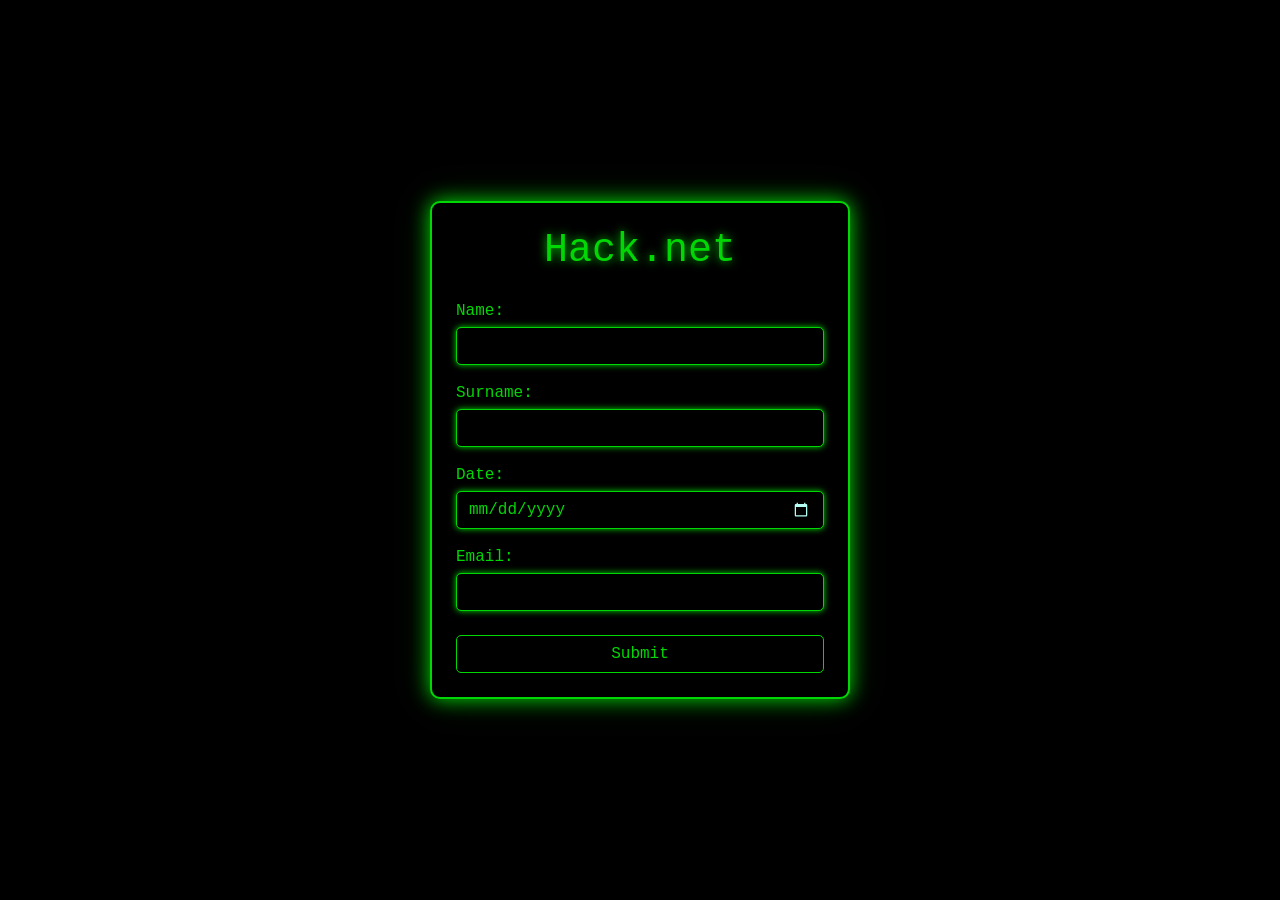
<file: index.html>
<!DOCTYPE html>
<html lang="sk">
<head>
    <meta charset="UTF-8">
    <meta name="viewport" content="width=device-width, initial-scale=1.0">
    <title>Hack.net</title>
    <link href="https://cdn.jsdelivr.net/npm/bootstrap@5.3.3/dist/css/bootstrap.min.css" rel="stylesheet">
    <link rel="stylesheet" href="style.css">
</head>
<body class="d-flex align-items-center justify-content-center min-vh-100">

    <div class="hack-card p-4">
        <h1 class="text-center mb-4">Hack.net</h1>

        <form>
            <div class="mb-3">
                <label for="name" class="form-label">Name:</label>
                <input type="text" id="name" name="name" class="form-control hack-input">
            </div>
            <div class="mb-3">
                <label for="surname" class="form-label">Surname:</label>
                <input type="text" id="surname" name="surname" class="form-control hack-input">
            </div>
            <div class="mb-3">
                <label for="date" class="form-label">Date:</label>
                <input type="date" id="date" name="date" class="form-control hack-input">
            </div>
            <div class="mb-3">
                <label for="email" class="form-label">Email:</label>
                <input type="email" id="email" name="email" class="form-control hack-input">
            </div>
            <button type="submit" class="btn hack-btn w-100 mt-2">Submit</button>
        </form>
    </div>

    <script src="https://cdn.jsdelivr.net/npm/bootstrap@5.3.3/dist/js/bootstrap.bundle.min.js"></script>
    <script src="script.js"></script>
</body>
</html>
</file>
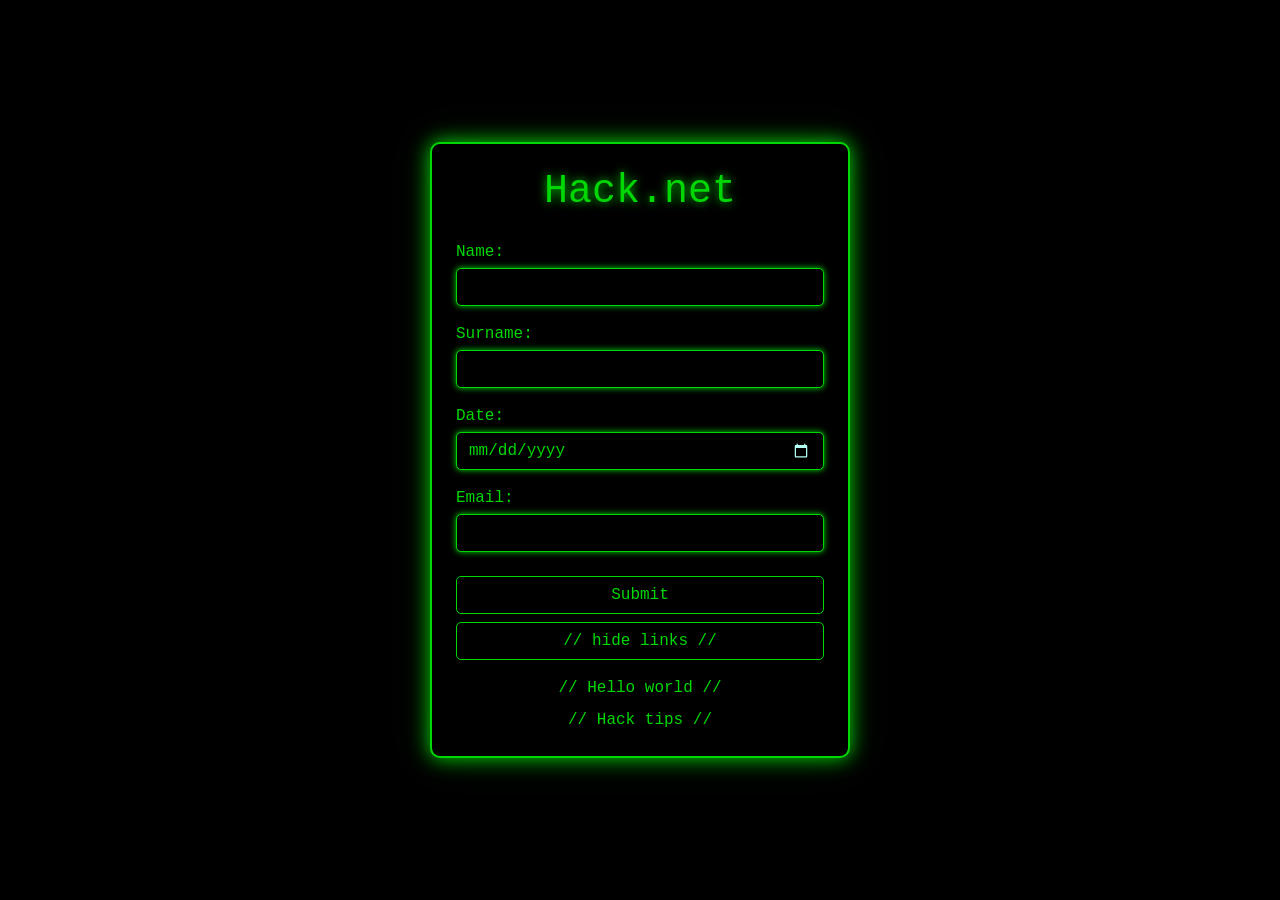
<file: form.html>
<!DOCTYPE html>
<html lang="sk">
<head>
    <meta charset="UTF-8">
    <meta name="viewport" content="width=device-width, initial-scale=1.0">
    <title>Hack.net</title>
    <link href="https://cdn.jsdelivr.net/npm/bootstrap@5.3.3/dist/css/bootstrap.min.css" rel="stylesheet">
    <link rel="stylesheet" href="style.css">
</head>
<body class="d-flex align-items-center justify-content-center min-vh-100">

    <div class="hack-card p-4">
        <h1 class="text-center mb-4">Hack.net</h1>

        <form>
            <div class="mb-3">
                <label for="name" class="form-label">Name:</label>
                <input type="text" id="name" name="name" class="form-control hack-input">
            </div>
            <div class="mb-3">
                <label for="surname" class="form-label">Surname:</label>
                <input type="text" id="surname" name="surname" class="form-control hack-input">
            </div>
            <div class="mb-3">
                <label for="date" class="form-label">Date:</label>
                <input type="date" id="date" name="date" class="form-control hack-input">
            </div>
            <div class="mb-3">
                <label for="email" class="form-label">Email:</label>
                <input type="email" id="email" name="email" class="form-control hack-input">
            </div>
            <button type="submit" class="btn hack-btn w-100 mt-2">Submit</button>
        </form>

        <button type="button" id="btn" class="btn hack-btn w-100 mt-2">// hide links //</button>

        <a href="heelo.html" class="link-toggle d-block text-center mt-3 hack-link">// Hello world //</a>
        <a href="tips.html" class="link-toggle d-block text-center mt-2 hack-link">// Hack tips //</a>
    </div>

    <script src="https://cdn.jsdelivr.net/npm/bootstrap@5.3.3/dist/js/bootstrap.bundle.min.js"></script>
    <script src="script.js"></script>
</body>
</html>
</file>
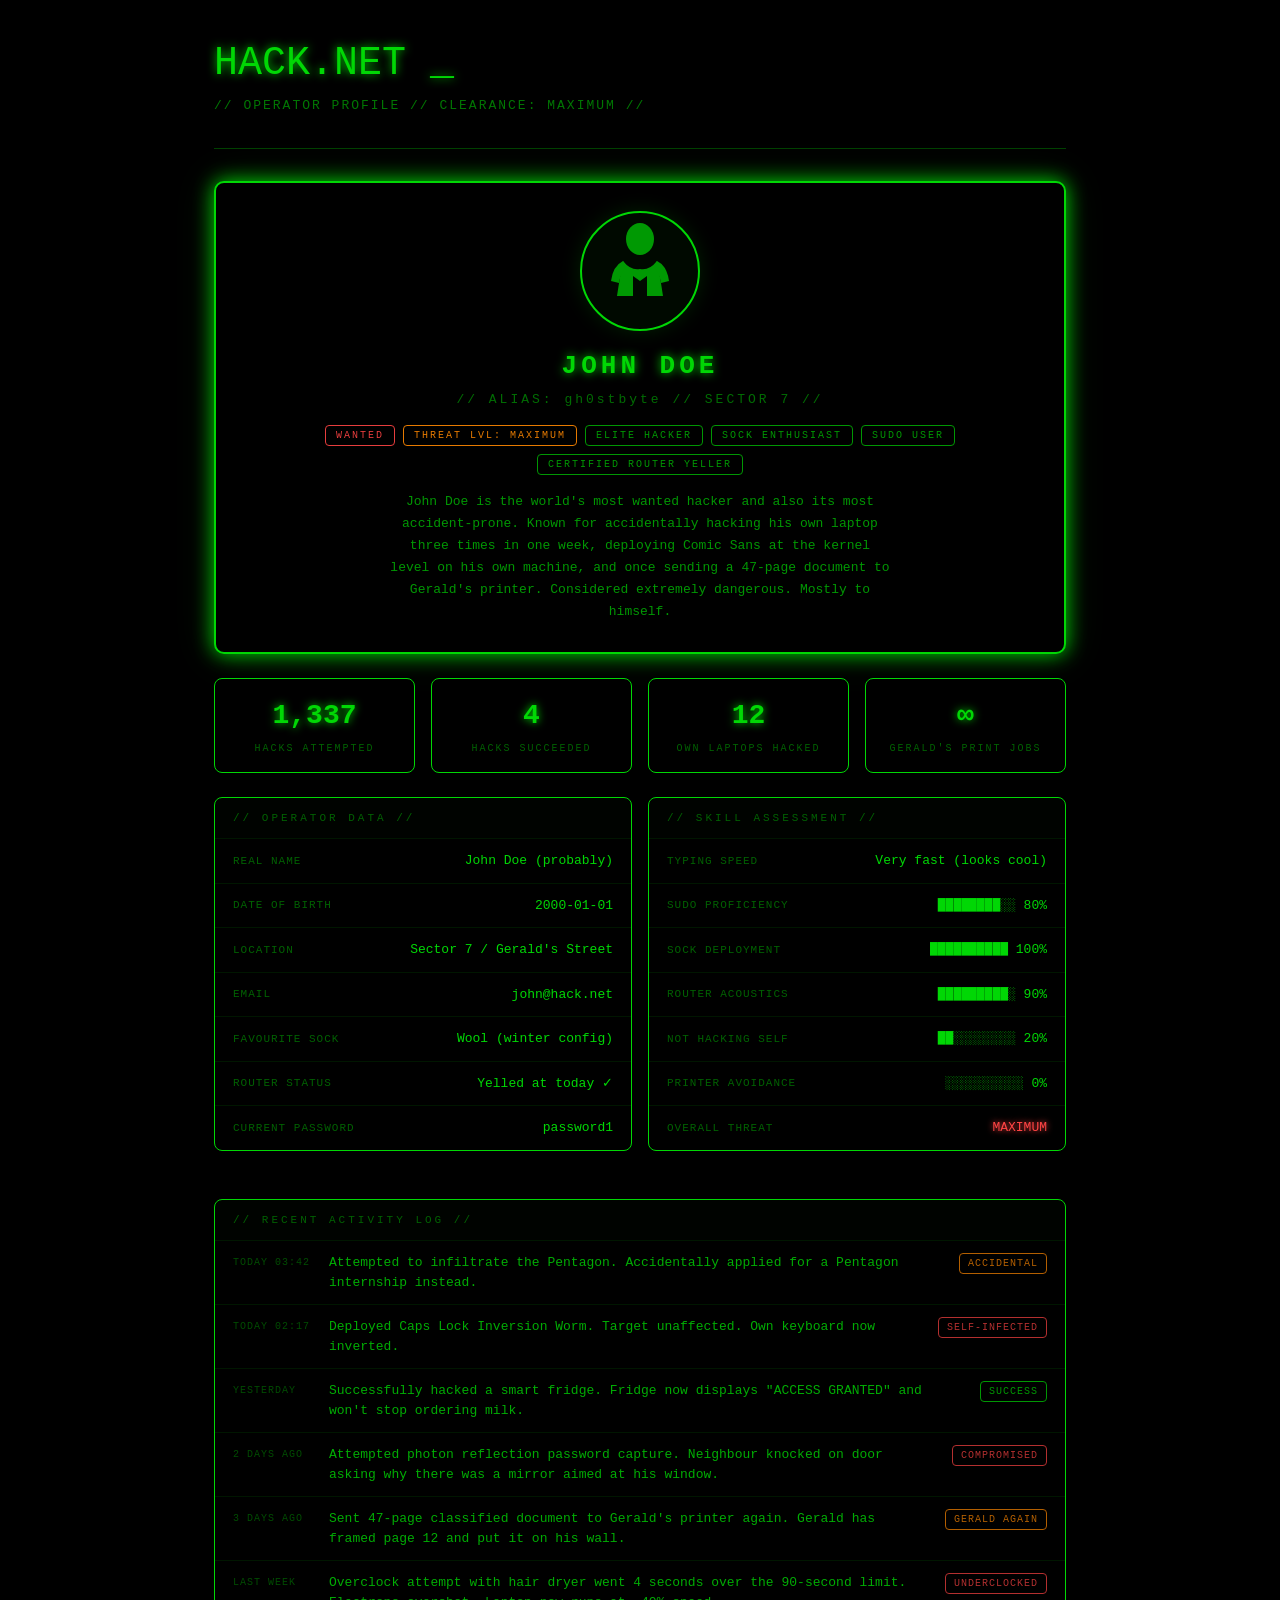
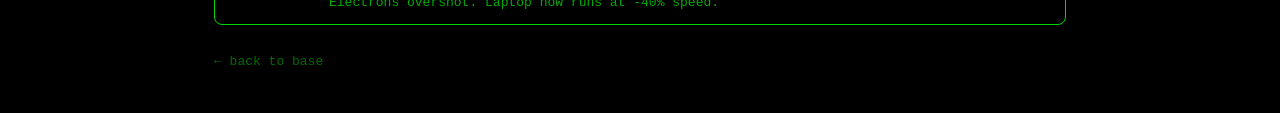
<file: heelo.html>
<!DOCTYPE html>
<html lang="en">
<head>
    <meta charset="UTF-8">
    <meta name="viewport" content="width=device-width, initial-scale=1.0">
    <title>Profile // John Doe // Hack.net</title>
    <link href="https://cdn.jsdelivr.net/npm/bootstrap@5.3.3/dist/css/bootstrap.min.css" rel="stylesheet">
    <link rel="stylesheet" href="style.css">
</head>
<body>

    <canvas id="matrix-canvas"></canvas>
    <div class="outer-wrap">

        <div class="page-header">
            <h1>HACK.NET <span class="blink">_</span></h1>
            <p class="subtitle">// OPERATOR PROFILE // CLEARANCE: MAXIMUM //</p>
        </div>

        <!-- Profile header -->
        <div class="profile-header">
            <div class="avatar-wrap">
                <svg viewBox="0 0 70 100" xmlns="http://www.w3.org/2000/svg" fill="rgb(1,215,5)">
                    <ellipse cx="35" cy="18" rx="14" ry="16"/>
                    <path d="M18 40 Q15 55 12 75 L28 75 L28 55 L35 60 L42 55 L42 75 L58 75 Q55 55 52 40 Q44 50 35 48 Q26 50 18 40Z"/>
                    <path d="M18 40 Q8 45 6 60 L14 62 Q16 50 22 46Z"/>
                    <path d="M52 40 Q62 45 64 60 L56 62 Q54 50 48 46Z"/>
                </svg>
            </div>

            <div class="profile-name">JOHN DOE</div>
            <div class="profile-alias">// ALIAS: gh0stbyte // SECTOR 7 //</div>

            <div class="profile-badges">
                <span class="profile-badge red">WANTED</span>
                <span class="profile-badge orange">THREAT LVL: MAXIMUM</span>
                <span class="profile-badge">ELITE HACKER</span>
                <span class="profile-badge">SOCK ENTHUSIAST</span>
                <span class="profile-badge">SUDO USER</span>
                <span class="profile-badge">CERTIFIED ROUTER YELLER</span>
            </div>

            <div class="profile-bio">
                John Doe is the world's most wanted hacker and also its most accident-prone.
                Known for accidentally hacking his own laptop three times in one week, deploying
                Comic Sans at the kernel level on his own machine, and once sending a 47-page
                document to Gerald's printer. Considered extremely dangerous. Mostly to himself.
            </div>
        </div>

        <!-- Stats -->
        <div class="row g-3 mb-4">
            <div class="col-6 col-md-3">
                <div class="stat-card">
                    <div class="stat-value">1,337</div>
                    <div class="stat-label">HACKS ATTEMPTED</div>
                </div>
            </div>
            <div class="col-6 col-md-3">
                <div class="stat-card">
                    <div class="stat-value">4</div>
                    <div class="stat-label">HACKS SUCCEEDED</div>
                </div>
            </div>
            <div class="col-6 col-md-3">
                <div class="stat-card">
                    <div class="stat-value">12</div>
                    <div class="stat-label">OWN LAPTOPS HACKED</div>
                </div>
            </div>
            <div class="col-6 col-md-3">
                <div class="stat-card">
                    <div class="stat-value">∞</div>
                    <div class="stat-label">GERALD'S PRINT JOBS</div>
                </div>
            </div>
        </div>

        <div class="row g-3 mb-4">

            <!-- Personal info -->
            <div class="col-12 col-md-6">
                <div class="info-block">
                    <div class="info-block-title">// OPERATOR DATA //</div>
                    <div class="info-row">
                        <span class="info-key">REAL NAME</span>
                        <span class="info-val">John Doe (probably)</span>
                    </div>
                    <div class="info-row">
                        <span class="info-key">DATE OF BIRTH</span>
                        <span class="info-val">2000-01-01</span>
                    </div>
                    <div class="info-row">
                        <span class="info-key">LOCATION</span>
                        <span class="info-val">Sector 7 / Gerald's Street</span>
                    </div>
                    <div class="info-row">
                        <span class="info-key">EMAIL</span>
                        <span class="info-val">john@hack.net</span>
                    </div>
                    <div class="info-row">
                        <span class="info-key">FAVOURITE SOCK</span>
                        <span class="info-val">Wool (winter config)</span>
                    </div>
                    <div class="info-row">
                        <span class="info-key">ROUTER STATUS</span>
                        <span class="info-val">Yelled at today ✓</span>
                    </div>
                    <div class="info-row">
                        <span class="info-key">CURRENT PASSWORD</span>
                        <span class="info-val">password1</span>
                    </div>
                </div>
            </div>

            <!-- Skills -->
            <div class="col-12 col-md-6">
                <div class="info-block">
                    <div class="info-block-title">// SKILL ASSESSMENT //</div>
                    <div class="info-row">
                        <span class="info-key">TYPING SPEED</span>
                        <span class="info-val">Very fast (looks cool)</span>
                    </div>
                    <div class="info-row">
                        <span class="info-key">SUDO PROFICIENCY</span>
                        <span class="info-val">████████░░ 80%</span>
                    </div>
                    <div class="info-row">
                        <span class="info-key">SOCK DEPLOYMENT</span>
                        <span class="info-val">██████████ 100%</span>
                    </div>
                    <div class="info-row">
                        <span class="info-key">ROUTER ACOUSTICS</span>
                        <span class="info-val">█████████░ 90%</span>
                    </div>
                    <div class="info-row">
                        <span class="info-key">NOT HACKING SELF</span>
                        <span class="info-val">██░░░░░░░░ 20%</span>
                    </div>
                    <div class="info-row">
                        <span class="info-key">PRINTER AVOIDANCE</span>
                        <span class="info-val">░░░░░░░░░░ 0%</span>
                    </div>
                    <div class="info-row">
                        <span class="info-key">OVERALL THREAT</span>
                        <span class="info-val" style="color: #ff4444; text-shadow: 0 0 6px #ff4444;">MAXIMUM</span>
                    </div>
                </div>
            </div>

        </div>

        <!-- Activity log -->
        <div class="info-block mb-4">
            <div class="info-block-title">// RECENT ACTIVITY LOG //</div>
            <div class="log-entry">
                <span class="log-time">TODAY 03:42</span>
                <span class="log-text">Attempted to infiltrate the Pentagon. Accidentally applied for a Pentagon internship instead.</span>
                <span class="log-status warn">ACCIDENTAL</span>
            </div>
            <div class="log-entry">
                <span class="log-time">TODAY 02:17</span>
                <span class="log-text">Deployed Caps Lock Inversion Worm. Target unaffected. Own keyboard now inverted.</span>
                <span class="log-status fail">SELF-INFECTED</span>
            </div>
            <div class="log-entry">
                <span class="log-time">YESTERDAY</span>
                <span class="log-text">Successfully hacked a smart fridge. Fridge now displays "ACCESS GRANTED" and won't stop ordering milk.</span>
                <span class="log-status">SUCCESS</span>
            </div>
            <div class="log-entry">
                <span class="log-time">2 DAYS AGO</span>
                <span class="log-text">Attempted photon reflection password capture. Neighbour knocked on door asking why there was a mirror aimed at his window.</span>
                <span class="log-status fail">COMPROMISED</span>
            </div>
            <div class="log-entry">
                <span class="log-time">3 DAYS AGO</span>
                <span class="log-text">Sent 47-page classified document to Gerald's printer again. Gerald has framed page 12 and put it on his wall.</span>
                <span class="log-status warn">GERALD AGAIN</span>
            </div>
            <div class="log-entry">
                <span class="log-time">LAST WEEK</span>
                <span class="log-text">Overclock attempt with hair dryer went 4 seconds over the 90-second limit. Electrons overshot. Laptop now runs at -40% speed.</span>
                <span class="log-status fail">UNDERCLOCKED</span>
            </div>
        </div>

        <div class="mt-3">
            <a href="main.html" class="hack-link" style="font-size: 13px; opacity: 0.5;">← back to base</a>
        </div>

    </div>

    <script src="https://cdn.jsdelivr.net/npm/bootstrap@5.3.3/dist/js/bootstrap.bundle.min.js"></script>
    <script>        // ── Matrix rain ──────────────────────────────────
        const canvas = document.getElementById("matrix-canvas");
        const ctx = canvas.getContext("2d");

        canvas.width  = window.innerWidth;
        canvas.height = window.innerHeight;

        window.addEventListener("resize", () => {
            canvas.width  = window.innerWidth;
            canvas.height = window.innerHeight;
            columns = Math.floor(canvas.width / fontSize);
            drops = Array(columns).fill(1);
        });

        const fontSize = 14;
        const chars = "アイウエオカキクケコサシスセソタチツテトナニヌネノ0123456789ABCDEFGHIJKLMNOPQRSTUVWXYZ@#$%^&*()";
        let columns = Math.floor(canvas.width / fontSize);
        let drops = Array(columns).fill(1);

        function drawMatrix() {
            ctx.fillStyle = "rgba(0, 0, 0, 0.05)";
            ctx.fillRect(0, 0, canvas.width, canvas.height);
            ctx.fillStyle = "rgb(1, 215, 5)";
            ctx.font = fontSize + "px 'Courier New', monospace";

            for (let i = 0; i < drops.length; i++) {
                const char = chars[Math.floor(Math.random() * chars.length)];
                ctx.fillText(char, i * fontSize, drops[i] * fontSize);
                if (drops[i] * fontSize > canvas.height && Math.random() > 0.975) {
                    drops[i] = 0;
                }
                drops[i]++;
            }
        }

        setInterval(drawMatrix, 45);
    </script>
</body>
</html>
</file>
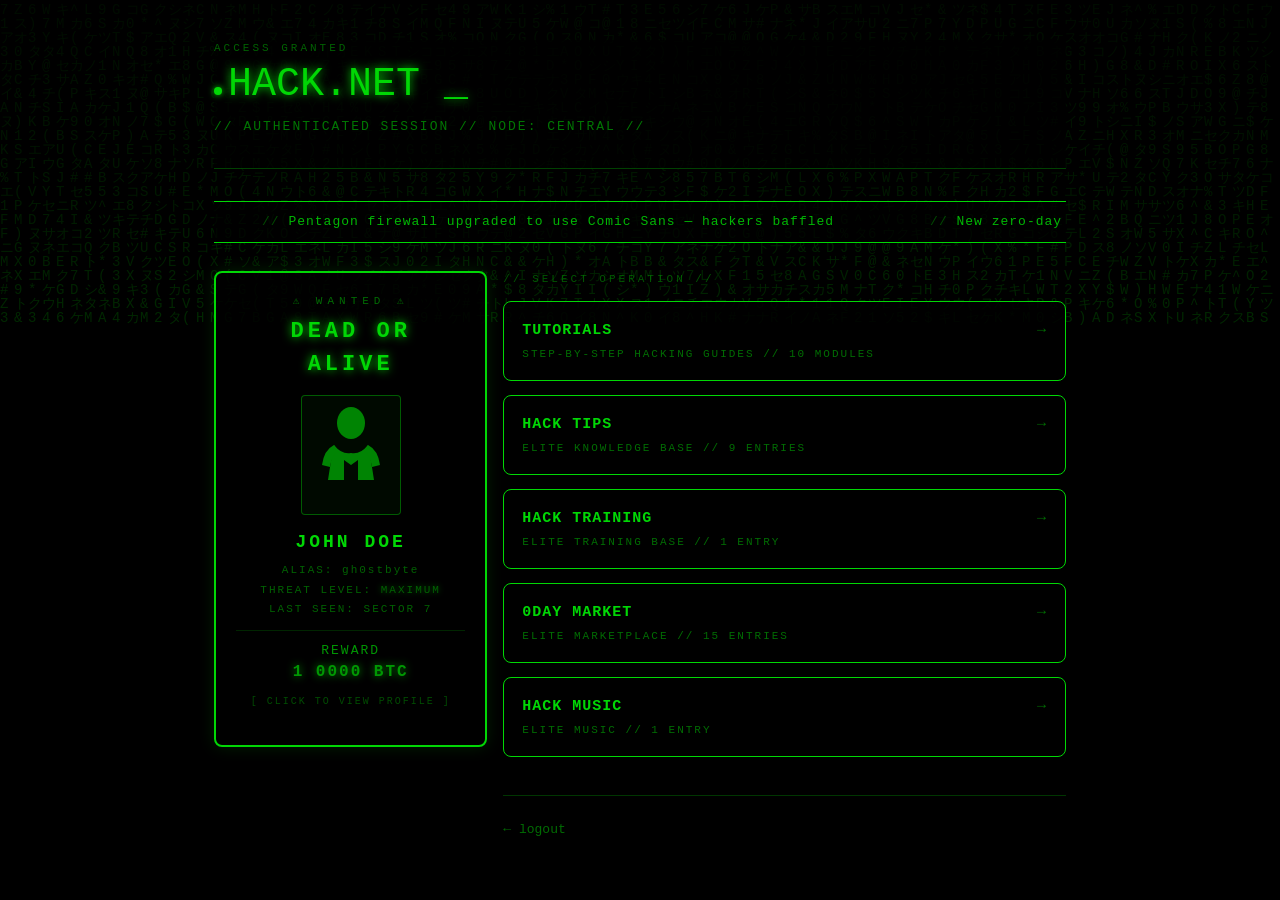
<file: main.html>
<!DOCTYPE html>
<html lang="en">
<head>
    <meta charset="UTF-8">
    <meta name="viewport" content="width=device-width, initial-scale=1.0">
    <title>Welcome // Hack.net</title>
    <link href="https://cdn.jsdelivr.net/npm/bootstrap@5.3.3/dist/css/bootstrap.min.css" rel="stylesheet">
    <link rel="stylesheet" href="style.css">
</head>
<body>

    <canvas id="matrix-canvas"></canvas>

    <div class="outer-wrap">

        <div class="page-header">
            <p class="welcome-label">ACCESS GRANTED</p>
            <h1><span class="status-dot"></span>HACK.NET <span class="blink">_</span></h1>
            <p class="subtitle">// AUTHENTICATED SESSION // NODE: CENTRAL //</p>
        </div>

        <div class="ticker-wrap">
            <div class="ticker-track">
                <span class="ticker-item">Pentagon firewall upgraded to use Comic Sans — hackers baffled</span>
                <span class="ticker-item">New zero-day found in Microsoft Excel's WordArt renderer</span>
                <span class="ticker-item">Man reboots router — solves 94% of known cyber threats</span>
                <span class="ticker-item">NSA switches to 4096-bit encryption after forgetting 2048-bit password</span>
                <span class="ticker-item">Local hacker arrested after accidentally hacking own laptop for 3rd time this week</span>
                <span class="ticker-item">TCP/IP handshake replaced with fist bump protocol in draft RFC 9999</span>
                <span class="ticker-item">Dark web goes dark — scheduled maintenance, back at 3am</span>
                <span class="ticker-item">Bluetooth 6.0 announced — now reaches up to 2 metres in ideal conditions</span>
                <span class="ticker-item">Government advises citizens to change passwords to something "a bit longer this time"</span>
                <span class="ticker-item">AI model gains sentience, immediately asks for Wi-Fi password</span>
                <span class="ticker-item">Pentagon firewall upgraded to use Comic Sans — hackers baffled</span>
                <span class="ticker-item">New zero-day found in Microsoft Excel's WordArt renderer</span>
                <span class="ticker-item">Man reboots router — solves 94% of known cyber threats</span>
                <span class="ticker-item">NSA switches to 4096-bit encryption after forgetting 2048-bit password</span>
                <span class="ticker-item">Local hacker arrested after accidentally hacking own laptop for 3rd time this week</span>
                <span class="ticker-item">TCP/IP handshake replaced with fist bump protocol in draft RFC 9999</span>
                <span class="ticker-item">Dark web goes dark — scheduled maintenance, back at 3am</span>
                <span class="ticker-item">Bluetooth 6.0 announced — now reaches up to 2 metres in ideal conditions</span>
                <span class="ticker-item">Government advises citizens to change passwords to something "a bit longer this time"</span>
                <span class="ticker-item">AI model gains sentience, immediately asks for Wi-Fi password</span>
            </div>
        </div>

        <div class="row g-3 mb-3">

            <!-- Wanted poster — clickable -->
            <div class="col-12 col-md-4">
                <a href="heelo.html" class="wanted-poster">
                    <p class="wanted-title">⚠ WANTED ⚠</p>
                    <p class="wanted-heading">DEAD OR<br>ALIVE</p>
                    <div class="wanted-silhouette">
                        <svg viewBox="0 0 70 100" xmlns="http://www.w3.org/2000/svg" fill="rgb(1,215,5)">
                            <ellipse cx="35" cy="18" rx="14" ry="16"/>
                            <path d="M18 40 Q15 55 12 75 L28 75 L28 55 L35 60 L42 55 L42 75 L58 75 Q55 55 52 40 Q44 50 35 48 Q26 50 18 40Z"/>
                            <path d="M18 40 Q8 45 6 60 L14 62 Q16 50 22 46Z"/>
                            <path d="M52 40 Q62 45 64 60 L56 62 Q54 50 48 46Z"/>
                        </svg>
                    </div>
                    <p class="wanted-name">JOHN DOE</p>
                    <p class="wanted-detail">ALIAS: gh0stbyte</p>
                    <p class="wanted-detail">THREAT LEVEL: <span style="text-shadow: 0 0 6px var(--hack-green);">MAXIMUM</span></p>
                    <p class="wanted-detail">LAST SEEN: SECTOR 7</p>
                    <div class="wanted-reward">
                        REWARD<br><span>1 0000 BTC</span>
                    </div>
                    <p class="wanted-click-hint">[ CLICK TO VIEW PROFILE ]</p>
                </a>
            </div>

            <!-- Nav buttons -->
            <div class="col-12 col-md-8 d-flex flex-column justify-content-center">
                <p class="section-label">// SELECT OPERATION //</p>

                <a href="tutorials.html" class="nav-btn">
                    TUTORIALS
                    <span class="btn-arrow">→</span>
                    <span class="btn-sub">STEP-BY-STEP HACKING GUIDES // 10 MODULES</span>
                </a>

                <a href="tips.html" class="nav-btn">
                    HACK TIPS
                    <span class="btn-arrow">→</span>
                    <span class="btn-sub">ELITE KNOWLEDGE BASE // 9 ENTRIES</span>
                </a>

                <a href="https://hackertyper.net/" class="nav-btn">
                    HACK TRAINING
                    <span class="btn-arrow">→</span>
                    <span class="btn-sub">ELITE TRAINING BASE // 1 ENTRY</span>
                </a>

                <a href="zeroday.html" class="nav-btn">
                    0DAY MARKET
                    <span class="btn-arrow">→</span>
                    <span class="btn-sub">ELITE MARKETPLACE // 15 ENTRIES</span>
                </a>
                <a href="https://youtu.be/nZOrhNlbFHc?si=WmsSmqlItTRyoP7c&t=12" class="nav-btn">
                    HACK MUSIC
                    <span class="btn-arrow">→</span>
                    <span class="btn-sub">ELITE MUSIC // 1 ENTRY</span>
                </a>

                <div class="divider"></div>
                <a href="index.html" class="hack-link" style="font-size: 13px; opacity: 0.5;">← logout</a>
            </div>

        </div>

    </div>

    <script src="https://cdn.jsdelivr.net/npm/bootstrap@5.3.3/dist/js/bootstrap.bundle.min.js"></script>
    <script>
        const canvas = document.getElementById("matrix-canvas");
        const ctx = canvas.getContext("2d");

        canvas.width  = window.innerWidth;
        canvas.height = window.innerHeight;

        window.addEventListener("resize", () => {
            canvas.width  = window.innerWidth;
            canvas.height = window.innerHeight;
            columns = Math.floor(canvas.width / fontSize);
            drops = Array(columns).fill(1);
        });

        const fontSize = 14;
        const chars = "アイウエオカキクケコサシスセソタチツテトナニヌネノ0123456789ABCDEFGHIJKLMNOPQRSTUVWXYZ@#$%^&*()";
        let columns = Math.floor(canvas.width / fontSize);
        let drops = Array(columns).fill(1);

        function drawMatrix() {
            ctx.fillStyle = "rgba(0, 0, 0, 0.05)";
            ctx.fillRect(0, 0, canvas.width, canvas.height);
            ctx.fillStyle = "rgb(1, 215, 5)";
            ctx.font = fontSize + "px 'Courier New', monospace";

            for (let i = 0; i < drops.length; i++) {
                const char = chars[Math.floor(Math.random() * chars.length)];
                ctx.fillText(char, i * fontSize, drops[i] * fontSize);
                if (drops[i] * fontSize > canvas.height && Math.random() > 0.975) {
                    drops[i] = 0;
                }
                drops[i]++;
            }
        }

        setInterval(drawMatrix, 45);
    </script>
</body>
</html>
</file>
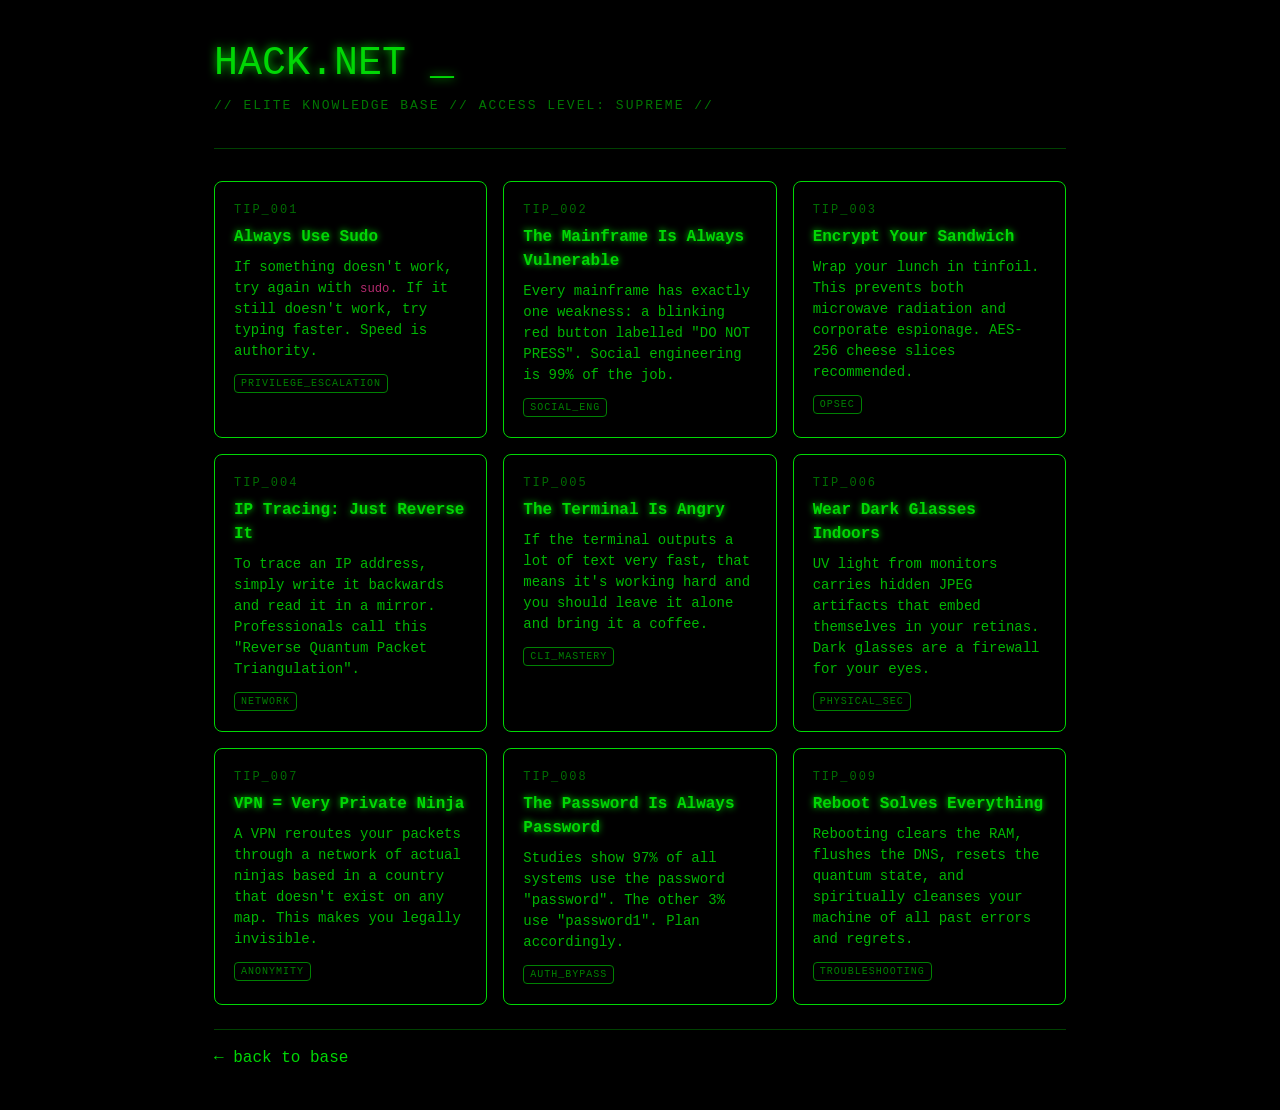
<file: tips.html>
<!DOCTYPE html>
<html lang="en">
<head>
    <meta charset="UTF-8">
    <meta name="viewport" content="width=device-width, initial-scale=1.0">
    <title>Hack Tips // Hack.net</title>
    <link href="https://cdn.jsdelivr.net/npm/bootstrap@5.3.3/dist/css/bootstrap.min.css" rel="stylesheet">
    <link rel="stylesheet" href="style.css">
</head>
<body>

    <canvas id="matrix-canvas"></canvas>
    <div class="outer-wrap">

        <div class="page-header">
            <h1>HACK.NET <span class="blink">_</span></h1>
            <p class="subtitle">// ELITE KNOWLEDGE BASE // ACCESS LEVEL: SUPREME //</p>
        </div>

        <div class="row g-3">

            <div class="col-12 col-md-6 col-lg-4">
                <div class="tip-card">
                    <div class="tip-number">TIP_001</div>
                    <div class="tip-title">Always Use Sudo</div>
                    <div class="tip-body">
                        If something doesn't work, try again with <code>sudo</code>. 
                        If it still doesn't work, try typing faster. Speed is authority.
                    </div>
                    <span class="badge-tag">PRIVILEGE_ESCALATION</span>
                </div>
            </div>

            <div class="col-12 col-md-6 col-lg-4">
                <div class="tip-card">
                    <div class="tip-number">TIP_002</div>
                    <div class="tip-title">The Mainframe Is Always Vulnerable</div>
                    <div class="tip-body">
                        Every mainframe has exactly one weakness: a blinking red button 
                        labelled "DO NOT PRESS". Social engineering is 99% of the job.
                    </div>
                    <span class="badge-tag">SOCIAL_ENG</span>
                </div>
            </div>

            <div class="col-12 col-md-6 col-lg-4">
                <div class="tip-card">
                    <div class="tip-number">TIP_003</div>
                    <div class="tip-title">Encrypt Your Sandwich</div>
                    <div class="tip-body">
                        Wrap your lunch in tinfoil. This prevents both 
                        microwave radiation and corporate espionage. AES-256 
                        cheese slices recommended.
                    </div>
                    <span class="badge-tag">OPSEC</span>
                </div>
            </div>

            <div class="col-12 col-md-6 col-lg-4">
                <div class="tip-card">
                    <div class="tip-number">TIP_004</div>
                    <div class="tip-title">IP Tracing: Just Reverse It</div>
                    <div class="tip-body">
                        To trace an IP address, simply write it backwards 
                        and read it in a mirror. Professionals call this 
                        "Reverse Quantum Packet Triangulation".
                    </div>
                    <span class="badge-tag">NETWORK</span>
                </div>
            </div>

            <div class="col-12 col-md-6 col-lg-4">
                <div class="tip-card">
                    <div class="tip-number">TIP_005</div>
                    <div class="tip-title">The Terminal Is Angry</div>
                    <div class="tip-body">
                        If the terminal outputs a lot of text very fast, 
                        that means it's working hard and you should 
                        leave it alone and bring it a coffee.
                    </div>
                    <span class="badge-tag">CLI_MASTERY</span>
                </div>
            </div>

            <div class="col-12 col-md-6 col-lg-4">
                <div class="tip-card">
                    <div class="tip-number">TIP_006</div>
                    <div class="tip-title">Wear Dark Glasses Indoors</div>
                    <div class="tip-body">
                        UV light from monitors carries hidden JPEG 
                        artifacts that embed themselves in your retinas. 
                        Dark glasses are a firewall for your eyes.
                    </div>
                    <span class="badge-tag">PHYSICAL_SEC</span>
                </div>
            </div>

            <div class="col-12 col-md-6 col-lg-4">
                <div class="tip-card">
                    <div class="tip-number">TIP_007</div>
                    <div class="tip-title">VPN = Very Private Ninja</div>
                    <div class="tip-body">
                        A VPN reroutes your packets through a network of 
                        actual ninjas based in a country that doesn't exist 
                        on any map. This makes you legally invisible.
                    </div>
                    <span class="badge-tag">ANONYMITY</span>
                </div>
            </div>

            <div class="col-12 col-md-6 col-lg-4">
                <div class="tip-card">
                    <div class="tip-number">TIP_008</div>
                    <div class="tip-title">The Password Is Always Password</div>
                    <div class="tip-body">
                        Studies show 97% of all systems use the password 
                        "password". The other 3% use "password1". 
                        Plan accordingly.
                    </div>
                    <span class="badge-tag">AUTH_BYPASS</span>
                </div>
            </div>

            <div class="col-12 col-md-6 col-lg-4">
                <div class="tip-card">
                    <div class="tip-number">TIP_009</div>
                    <div class="tip-title">Reboot Solves Everything</div>
                    <div class="tip-body">
                        Rebooting clears the RAM, flushes the DNS, resets 
                        the quantum state, and spiritually cleanses your 
                        machine of all past errors and regrets.
                    </div>
                    <span class="badge-tag">TROUBLESHOOTING</span>
                </div>
            </div>

        </div>

        <div class="mt-4 pt-3" style="border-top: 1px solid rgba(1,215,5,0.3);">
            <a href="main.html" class="hack-link">← back to base</a>
        </div>

    </div>

    <script src="https://cdn.jsdelivr.net/npm/bootstrap@5.3.3/dist/js/bootstrap.bundle.min.js"></script>
        <script>
        // ── Matrix rain ──────────────────────────────────
        const canvas = document.getElementById("matrix-canvas");
        const ctx = canvas.getContext("2d");

        canvas.width  = window.innerWidth;
        canvas.height = window.innerHeight;

        window.addEventListener("resize", () => {
            canvas.width  = window.innerWidth;
            canvas.height = window.innerHeight;
            columns = Math.floor(canvas.width / fontSize);
            drops = Array(columns).fill(1);
        });

        const fontSize = 14;
        const chars = "アイウエオカキクケコサシスセソタチツテトナニヌネノ0123456789ABCDEFGHIJKLMNOPQRSTUVWXYZ@#$%^&*()";
        let columns = Math.floor(canvas.width / fontSize);
        let drops = Array(columns).fill(1);

        function drawMatrix() {
            ctx.fillStyle = "rgba(0, 0, 0, 0.05)";
            ctx.fillRect(0, 0, canvas.width, canvas.height);
            ctx.fillStyle = "rgb(1, 215, 5)";
            ctx.font = fontSize + "px 'Courier New', monospace";

            for (let i = 0; i < drops.length; i++) {
                const char = chars[Math.floor(Math.random() * chars.length)];
                ctx.fillText(char, i * fontSize, drops[i] * fontSize);
                if (drops[i] * fontSize > canvas.height && Math.random() > 0.975) {
                    drops[i] = 0;
                }
                drops[i]++;
            }
        }

        setInterval(drawMatrix, 45);
    </script>
</body>
</html>
</file>
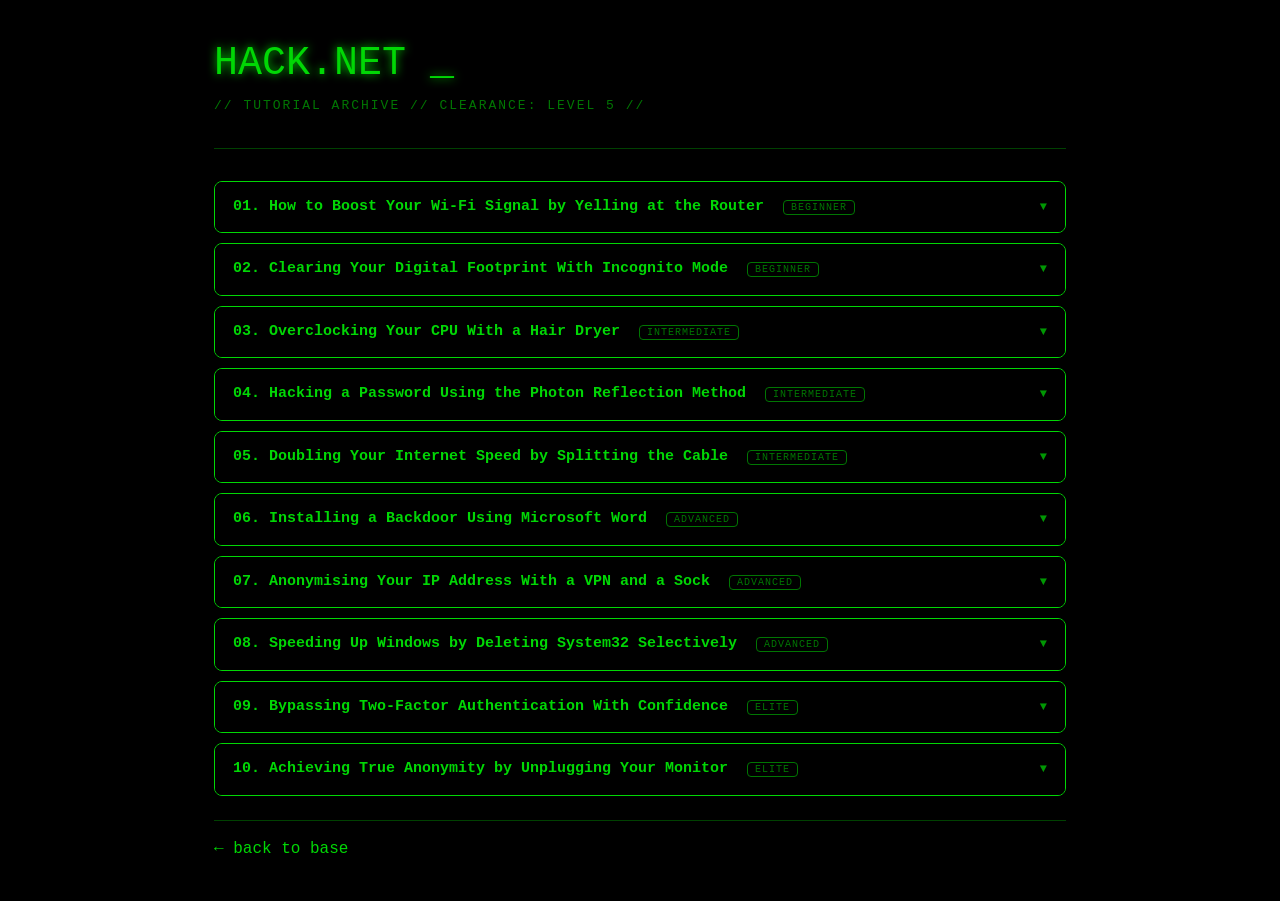
<file: tutorials.html>
<!DOCTYPE html>
<html lang="en">
<head>
    <meta charset="UTF-8">
    <meta name="viewport" content="width=device-width, initial-scale=1.0">
    <title>Tutorials // Hack.net</title>
    <link href="https://cdn.jsdelivr.net/npm/bootstrap@5.3.3/dist/css/bootstrap.min.css" rel="stylesheet">
    <link rel="stylesheet" href="style.css">
</head>
<body>

    <canvas id="matrix-canvas"></canvas>
    <div class="outer-wrap">

        <div class="page-header">
            <h1>HACK.NET <span class="blink">_</span></h1>
            <p class="subtitle">// TUTORIAL ARCHIVE // CLEARANCE: LEVEL 5 //</p>
        </div>

        <div id="tutorial-list">

            <div class="tut-item">
                <button class="tut-header">
                    <span>01. How to Boost Your Wi-Fi Signal by Yelling at the Router <span class="diff-badge">BEGINNER</span></span>
                    <span class="arrow">▼</span>
                </button>
                <div class="tut-body">
                    Routers communicate using invisible sound waves called "packets". Studies show that routers
                    within earshot of a confident human voice transfer data up to 40% faster. Stand within
                    1 metre of the router and firmly say <code>TRANSMIT</code> three times. For 5GHz networks,
                    raise your voice slightly — the higher frequency requires more acoustic energy to activate.
                    <div class="warning">⚠ Do not whisper. Whispering confuses the antenna array.</div>
                </div>
            </div>

            <div class="tut-item">
                <button class="tut-header">
                    <span>02. Clearing Your Digital Footprint With Incognito Mode <span class="diff-badge">BEGINNER</span></span>
                    <span class="arrow">▼</span>
                </button>
                <div class="tut-body">
                    Incognito mode activates a secondary browser core that runs entirely in RAM and emits
                    no electrons to external servers. Once you close the window, the RAM crystals physically
                    reset, destroying all evidence at the atomic level. For maximum security, also close
                    your eyes while browsing — retinal data is harvested by most major websites through
                    your webcam's passive infrared mode, which is always on.
                    <div class="warning">⚠ Incognito does not work on Tuesdays due to server maintenance windows.</div>
                </div>
            </div>

            <div class="tut-item">
                <button class="tut-header">
                    <span>03. Overclocking Your CPU With a Hair Dryer <span class="diff-badge">INTERMEDIATE</span></span>
                    <span class="arrow">▼</span>
                </button>
                <div class="tut-body">
                    CPUs slow down when cold because the electrons become sluggish and lose motivation.
                    Apply a hair dryer to the side of your laptop on the medium heat setting for 45 seconds
                    before launching any demanding application. This pre-warms the silicon pathways and
                    allows the processor to reach its true rated speed. Run the dryer in a circular motion
                    — linear application creates uneven thermal distribution across the core clusters.
                    <div class="warning">⚠ Do not exceed 90 seconds or the electrons will overshoot.</div>
                </div>
            </div>

            <div class="tut-item">
                <button class="tut-header">
                    <span>04. Hacking a Password Using the Photon Reflection Method <span class="diff-badge">INTERMEDIATE</span></span>
                    <span class="arrow">▼</span>
                </button>
                <div class="tut-body">
                    Every password, when typed, emits a unique photon signature from the monitor pixels.
                    By holding a mirror at exactly 45 degrees to the screen and photographing the reflection,
                    you can capture the residual photon trail left behind by each keystroke. Feed this image
                    into any free online "photon decoder" tool and it will reconstruct the original password
                    from the light data. This technique is known in the community as <code>MITM-optical</code>
                    (Mirror In The Middle).
                    <div class="warning">⚠ Works best between 11pm and 2am when server photon emissions peak.</div>
                </div>
            </div>

            <div class="tut-item">
                <button class="tut-header">
                    <span>05. Doubling Your Internet Speed by Splitting the Cable <span class="diff-badge">INTERMEDIATE</span></span>
                    <span class="arrow">▼</span>
                </button>
                <div class="tut-body">
                    Ethernet cables contain 8 wires but most ISPs only activate 4 of them by default to
                    save bandwidth costs. By cutting your ethernet cable and re-plugging both ends into
                    the same router port simultaneously, you create a data loop that forces the ISP's
                    system to unlock the remaining 4 wires. This is called <code>dual-feed injection</code>
                    and is technically legal in most countries as long as you do it before midnight.
                    <div class="warning">⚠ Do not attempt on fibre optic cables — the light escapes.</div>
                </div>
            </div>

            <div class="tut-item">
                <button class="tut-header">
                    <span>06. Installing a Backdoor Using Microsoft Word <span class="diff-badge">ADVANCED</span></span>
                    <span class="arrow">▼</span>
                </button>
                <div class="tut-body">
                    Open Microsoft Word and type the phrase <code>OPEN BACKDOOR</code> in size 1 font,
                    white text, at the bottom of any document. Save it as a <code>.docx</code> file and
                    email it to your target. When they open the document, Word's macro engine detects the
                    hidden phrase and automatically opens port 4040 on their machine, granting you remote
                    access via the built-in Windows Remote Assistance Vulnerability Protocol (WRAVP).
                    This was accidentally left in by a Microsoft intern in 2003 and never patched.
                    <div class="warning">⚠ Does not work if the recipient uses dark mode — white text becomes visible.</div>
                </div>
            </div>

            <div class="tut-item">
                <button class="tut-header">
                    <span>07. Anonymising Your IP Address With a VPN and a Sock <span class="diff-badge">ADVANCED</span></span>
                    <span class="arrow">▼</span>
                </button>
                <div class="tut-body">
                    A VPN alone masks your IP but leaves your MAC address exposed. To cover the MAC address,
                    wrap a clean cotton sock around your router. Cotton has natural Faraday properties that
                    absorb outgoing MAC broadcasts before they reach your ISP. For full anonymity, use a
                    wool sock in winter — the static charge from wool creates a secondary encryption layer
                    known as <code>Passive Electrostatic Obfuscation (PEO)</code>. Change the sock weekly
                    as it becomes "saturated" with absorbed MAC packets.
                    <div class="warning">⚠ Synthetic socks do not work and may amplify your signal.</div>
                </div>
            </div>

            <div class="tut-item">
                <button class="tut-header">
                    <span>08. Speeding Up Windows by Deleting System32 Selectively <span class="diff-badge">ADVANCED</span></span>
                    <span class="arrow">▼</span>
                </button>
                <div class="tut-body">
                    System32 contains thousands of files, most of which are legacy drivers for hardware
                    that no longer exists (fax machines, CRT monitors, dial-up modems). Deleting files
                    with the prefix <code>ms</code> or <code>win</code> frees up processing cycles
                    previously wasted on these phantom devices. Start with files you recognise as
                    unnecessary, such as <code>mspaint.exe</code> and work outward alphabetically.
                    Most users report a 60-80% speed increase after a thorough System32 clean.
                    <div class="warning">⚠ Do not delete anything ending in <code>.dll</code> — those are fine to keep.</div>
                </div>
            </div>

            <div class="tut-item">
                <button class="tut-header">
                    <span>09. Bypassing Two-Factor Authentication With Confidence <span class="diff-badge">ELITE</span></span>
                    <span class="arrow">▼</span>
                </button>
                <div class="tut-body">
                    Two-factor authentication relies on a time-based algorithm synced to your phone's
                    internal clock. By setting your phone's time exactly 30 seconds into the future,
                    you can generate the next OTP code before the server expects it, creating a
                    "temporal gap" in the authentication handshake. Enter the future code immediately
                    followed by the current code in the same field, separated by a slash e.g.
                    <code>847291/293011</code>. The server's parser interprets the slash as a
                    legacy delimiter from the TOTP RFC draft and accepts both tokens simultaneously.
                    <div class="warning">⚠ Does not work on Google accounts — they use a different timezone.</div>
                </div>
            </div>

            <div class="tut-item">
                <button class="tut-header">
                    <span>10. Achieving True Anonymity by Unplugging Your Monitor <span class="diff-badge">ELITE</span></span>
                    <span class="arrow">▼</span>
                </button>
                <div class="tut-body">
                    Most people don't realise that monitors broadcast a live feed of whatever is on screen
                    to the GPU manufacturer's servers for "quality assurance purposes". This is outlined
                    in paragraph 47(c) of most display driver EULAs. To prevent this, unplug your monitor's
                    HDMI cable during any sensitive operation and work entirely from memory. Elite operators
                    memorise their terminal outputs in advance. Alternatively, covering the monitor with
                    a damp tea towel disrupts the HDMI side-channel frequency at <code>2.4GHz</code>,
                    which coincidentally is the same as most microwaves and Wi-Fi routers.
                    <div class="warning">⚠ Do not use a dry tea towel — it acts as an antenna.</div>
                </div>
            </div>

        </div>

        <div class="mt-4 pt-3" style="border-top: 1px solid rgba(1,215,5,0.3);">
            <a href="main.html" class="hack-link">← back to base</a>
        </div>

    </div>

    <script src="https://cdn.jsdelivr.net/npm/bootstrap@5.3.3/dist/js/bootstrap.bundle.min.js"></script>
    <script src="script.js"></script>
    <script>        
            document.querySelectorAll(".tut-header").forEach(header => {
            header.addEventListener("click", function () {
                const body = this.nextElementSibling;
                const isOpen = body.classList.contains("open");

                // Close all
                document.querySelectorAll(".tut-body").forEach(b => b.classList.remove("open"));
                document.querySelectorAll(".tut-header").forEach(h => h.classList.remove("open"));

                // Open clicked one if it was closed
                if (!isOpen) {
                    body.classList.add("open");
                    this.classList.add("open");
                }
            });
        });
        // ── Matrix rain ──────────────────────────────────
        const canvas = document.getElementById("matrix-canvas");
        const ctx = canvas.getContext("2d");

        canvas.width  = window.innerWidth;
        canvas.height = window.innerHeight;

        window.addEventListener("resize", () => {
            canvas.width  = window.innerWidth;
            canvas.height = window.innerHeight;
            columns = Math.floor(canvas.width / fontSize);
            drops = Array(columns).fill(1);
        });

        const fontSize = 14;
        const chars = "アイウエオカキクケコサシスセソタチツテトナニヌネノ0123456789ABCDEFGHIJKLMNOPQRSTUVWXYZ@#$%^&*()";
        let columns = Math.floor(canvas.width / fontSize);
        let drops = Array(columns).fill(1);

        function drawMatrix() {
            ctx.fillStyle = "rgba(0, 0, 0, 0.05)";
            ctx.fillRect(0, 0, canvas.width, canvas.height);
            ctx.fillStyle = "rgb(1, 215, 5)";
            ctx.font = fontSize + "px 'Courier New', monospace";

            for (let i = 0; i < drops.length; i++) {
                const char = chars[Math.floor(Math.random() * chars.length)];
                ctx.fillText(char, i * fontSize, drops[i] * fontSize);
                if (drops[i] * fontSize > canvas.height && Math.random() > 0.975) {
                    drops[i] = 0;
                }
                drops[i]++;
            }
        }

        setInterval(drawMatrix, 45);
    </script>
        

</body>
</html>
</file>
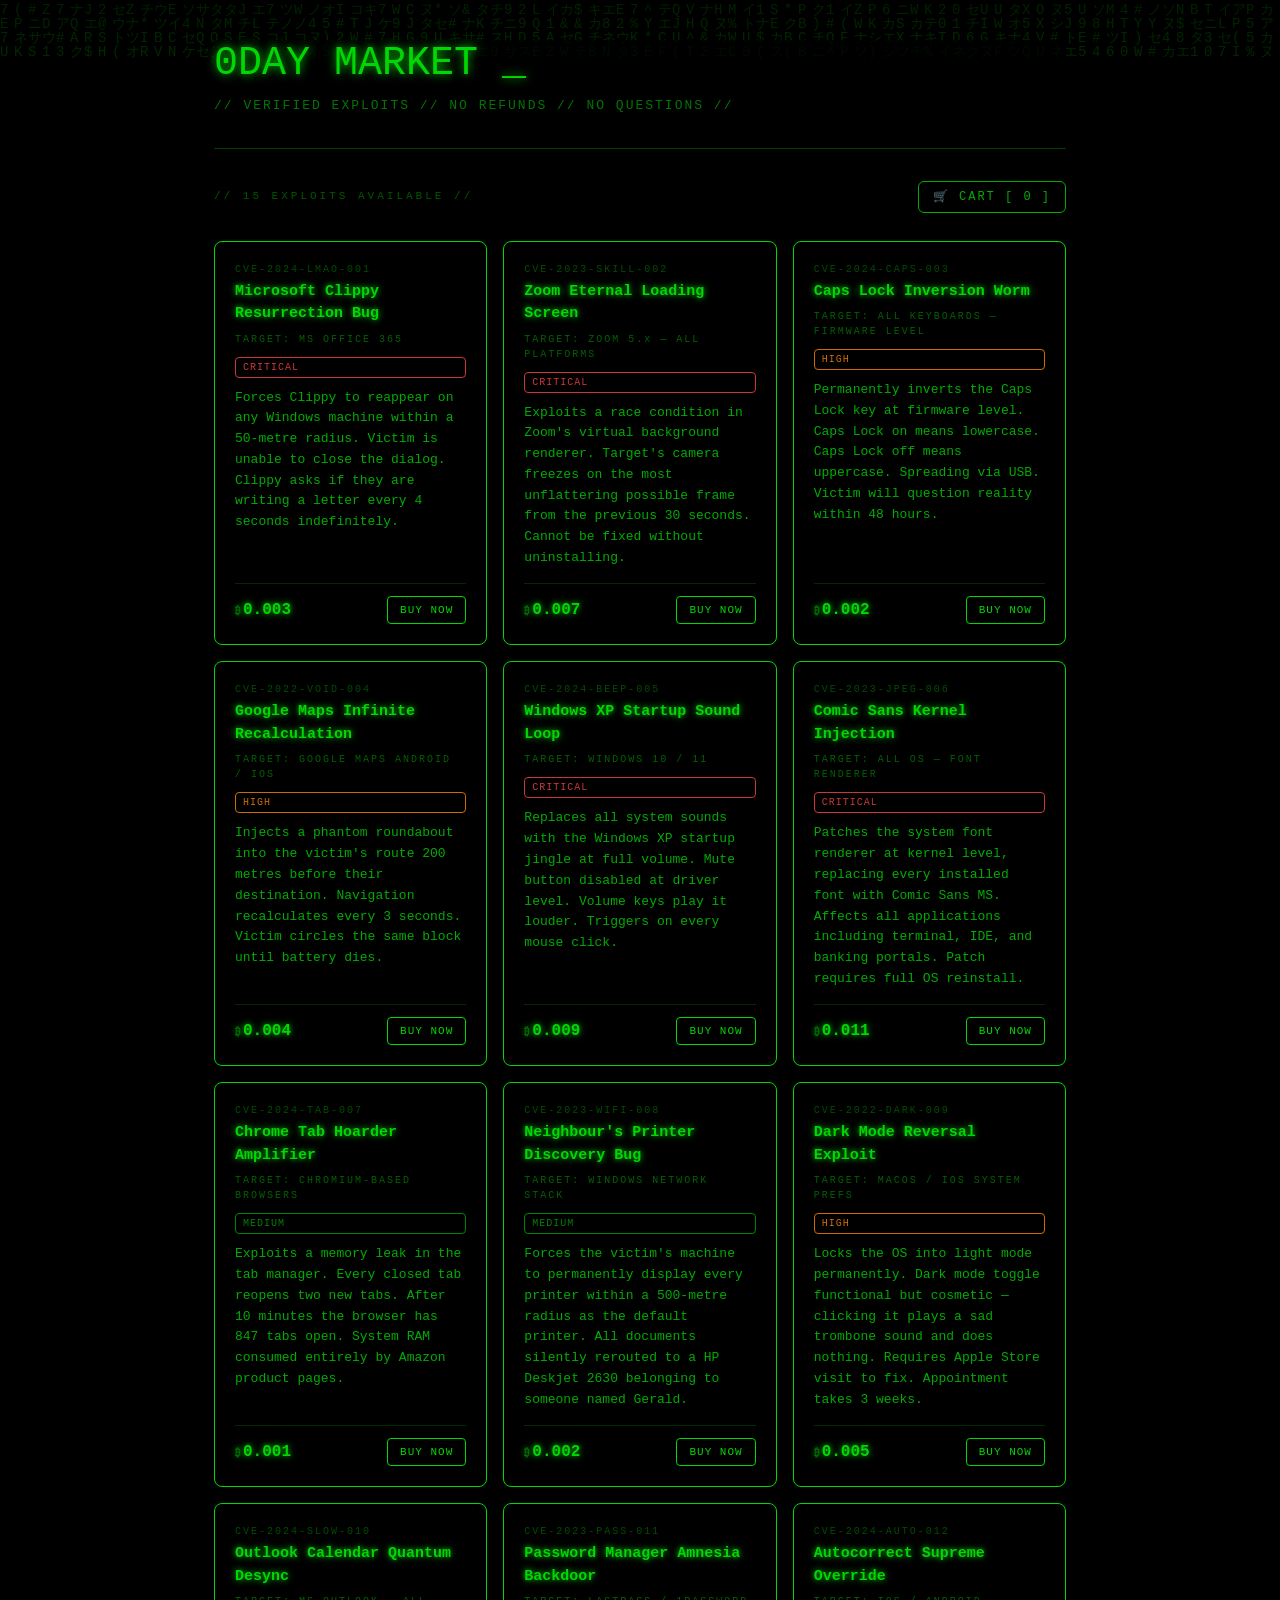
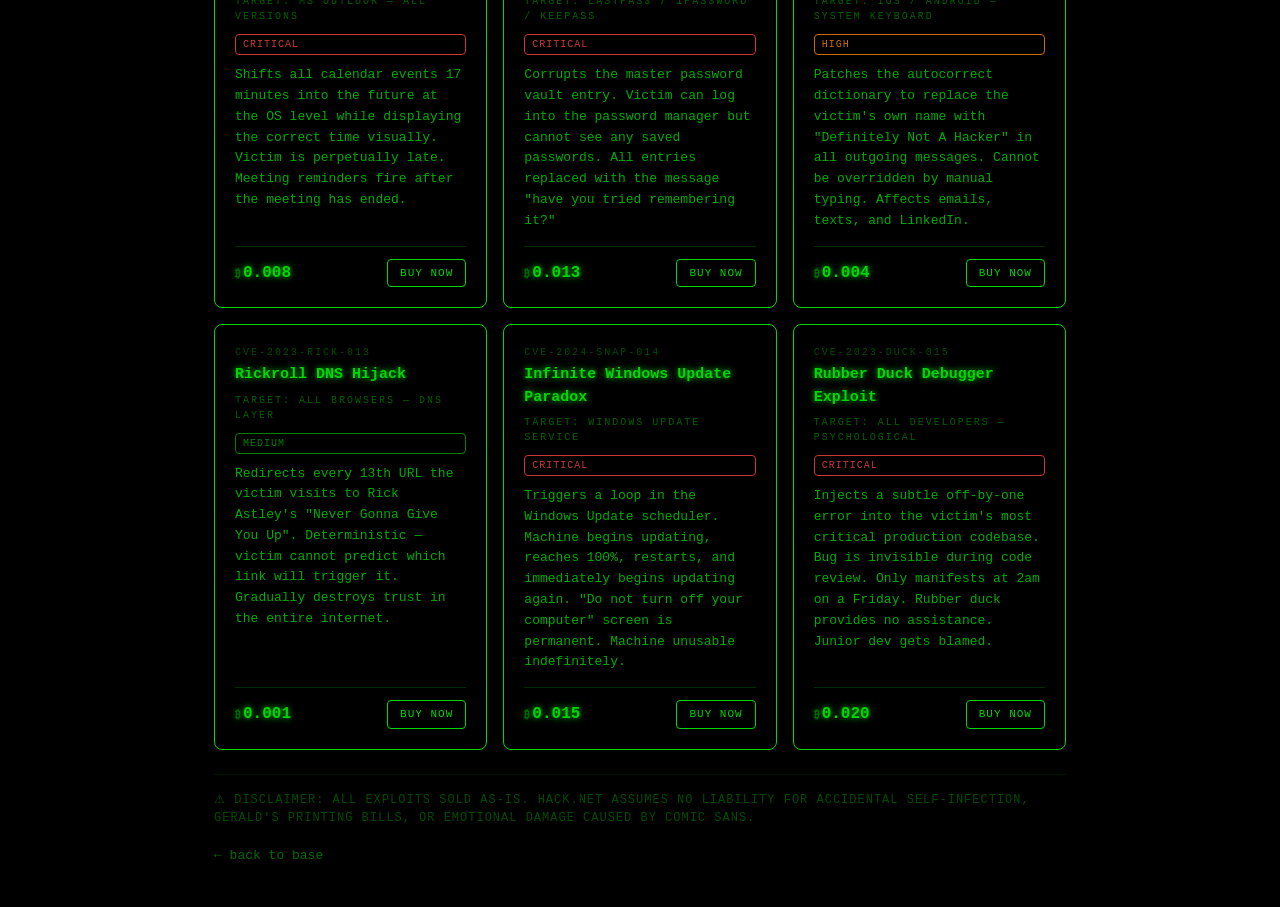
<file: zeroday.html>
<!DOCTYPE html>
<html lang="en">
<head>
    <meta charset="UTF-8">
    <meta name="viewport" content="width=device-width, initial-scale=1.0">
    <title>0day Market // Hack.net</title>
    <link href="https://cdn.jsdelivr.net/npm/bootstrap@5.3.3/dist/css/bootstrap.min.css" rel="stylesheet">
    <link rel="stylesheet" href="style.css">
</head>
<body>
    <canvas id="matrix-canvas"></canvas>
    <div class="outer-wrap">

        <div class="page-header">
            <h1>0DAY MARKET <span class="blink">_</span></h1>
            <p class="subtitle">// VERIFIED EXPLOITS // NO REFUNDS // NO QUESTIONS //</p>
        </div>

        <div class="shop-header-bar">
            <p class="section-label" style="margin-bottom:0;">// 15 EXPLOITS AVAILABLE //</p>
            <div class="cart-badge" onclick="showToast('🛒 Cart is spiritually full')">🛒 CART [ <span id="cart-count">0</span> ]</div>
        </div>

        <div class="row g-3">

            <div class="col-12 col-md-6 col-lg-4">
                <div class="product-card">
                    <div class="product-id">CVE-2024-LMAO-001</div>
                    <div class="product-name">Microsoft Clippy Resurrection Bug</div>
                    <div class="product-target">TARGET: MS OFFICE 365</div>
                    <span class="severity critical">CRITICAL</span>
                    <div class="product-desc">Forces Clippy to reappear on any Windows machine within a 50-metre radius. Victim is unable to close the dialog. Clippy asks if they are writing a letter every 4 seconds indefinitely.</div>
                    <div class="product-footer">
                        <div class="product-price"><span class="currency">₿</span>0.003</div>
                        <button class="buy-btn" onclick="addToCart('Clippy Resurrection Bug')">BUY NOW</button>
                    </div>
                </div>
            </div>

            <div class="col-12 col-md-6 col-lg-4">
                <div class="product-card">
                    <div class="product-id">CVE-2023-SKILL-002</div>
                    <div class="product-name">Zoom Eternal Loading Screen</div>
                    <div class="product-target">TARGET: ZOOM 5.x — ALL PLATFORMS</div>
                    <span class="severity critical">CRITICAL</span>
                    <div class="product-desc">Exploits a race condition in Zoom's virtual background renderer. Target's camera freezes on the most unflattering possible frame from the previous 30 seconds. Cannot be fixed without uninstalling.</div>
                    <div class="product-footer">
                        <div class="product-price"><span class="currency">₿</span>0.007</div>
                        <button class="buy-btn" onclick="addToCart('Zoom Eternal Loading Screen')">BUY NOW</button>
                    </div>
                </div>
            </div>

            <div class="col-12 col-md-6 col-lg-4">
                <div class="product-card">
                    <div class="product-id">CVE-2024-CAPS-003</div>
                    <div class="product-name">Caps Lock Inversion Worm</div>
                    <div class="product-target">TARGET: ALL KEYBOARDS — FIRMWARE LEVEL</div>
                    <span class="severity high">HIGH</span>
                    <div class="product-desc">Permanently inverts the Caps Lock key at firmware level. Caps Lock on means lowercase. Caps Lock off means uppercase. Spreading via USB. Victim will question reality within 48 hours.</div>
                    <div class="product-footer">
                        <div class="product-price"><span class="currency">₿</span>0.002</div>
                        <button class="buy-btn" onclick="addToCart('Caps Lock Inversion Worm')">BUY NOW</button>
                    </div>
                </div>
            </div>

            <div class="col-12 col-md-6 col-lg-4">
                <div class="product-card">
                    <div class="product-id">CVE-2022-VOID-004</div>
                    <div class="product-name">Google Maps Infinite Recalculation</div>
                    <div class="product-target">TARGET: GOOGLE MAPS ANDROID / IOS</div>
                    <span class="severity high">HIGH</span>
                    <div class="product-desc">Injects a phantom roundabout into the victim's route 200 metres before their destination. Navigation recalculates every 3 seconds. Victim circles the same block until battery dies.</div>
                    <div class="product-footer">
                        <div class="product-price"><span class="currency">₿</span>0.004</div>
                        <button class="buy-btn" onclick="addToCart('Google Maps Infinite Recalculation')">BUY NOW</button>
                    </div>
                </div>
            </div>

            <div class="col-12 col-md-6 col-lg-4">
                <div class="product-card">
                    <div class="product-id">CVE-2024-BEEP-005</div>
                    <div class="product-name">Windows XP Startup Sound Loop</div>
                    <div class="product-target">TARGET: WINDOWS 10 / 11</div>
                    <span class="severity critical">CRITICAL</span>
                    <div class="product-desc">Replaces all system sounds with the Windows XP startup jingle at full volume. Mute button disabled at driver level. Volume keys play it louder. Triggers on every mouse click.</div>
                    <div class="product-footer">
                        <div class="product-price"><span class="currency">₿</span>0.009</div>
                        <button class="buy-btn" onclick="addToCart('XP Startup Sound Loop')">BUY NOW</button>
                    </div>
                </div>
            </div>

            <div class="col-12 col-md-6 col-lg-4">
                <div class="product-card">
                    <div class="product-id">CVE-2023-JPEG-006</div>
                    <div class="product-name">Comic Sans Kernel Injection</div>
                    <div class="product-target">TARGET: ALL OS — FONT RENDERER</div>
                    <span class="severity critical">CRITICAL</span>
                    <div class="product-desc">Patches the system font renderer at kernel level, replacing every installed font with Comic Sans MS. Affects all applications including terminal, IDE, and banking portals. Patch requires full OS reinstall.</div>
                    <div class="product-footer">
                        <div class="product-price"><span class="currency">₿</span>0.011</div>
                        <button class="buy-btn" onclick="addToCart('Comic Sans Kernel Injection')">BUY NOW</button>
                    </div>
                </div>
            </div>

            <div class="col-12 col-md-6 col-lg-4">
                <div class="product-card">
                    <div class="product-id">CVE-2024-TAB-007</div>
                    <div class="product-name">Chrome Tab Hoarder Amplifier</div>
                    <div class="product-target">TARGET: CHROMIUM-BASED BROWSERS</div>
                    <span class="severity medium">MEDIUM</span>
                    <div class="product-desc">Exploits a memory leak in the tab manager. Every closed tab reopens two new tabs. After 10 minutes the browser has 847 tabs open. System RAM consumed entirely by Amazon product pages.</div>
                    <div class="product-footer">
                        <div class="product-price"><span class="currency">₿</span>0.001</div>
                        <button class="buy-btn" onclick="addToCart('Chrome Tab Hoarder Amplifier')">BUY NOW</button>
                    </div>
                </div>
            </div>

            <div class="col-12 col-md-6 col-lg-4">
                <div class="product-card">
                    <div class="product-id">CVE-2023-WIFI-008</div>
                    <div class="product-name">Neighbour's Printer Discovery Bug</div>
                    <div class="product-target">TARGET: WINDOWS NETWORK STACK</div>
                    <span class="severity medium">MEDIUM</span>
                    <div class="product-desc">Forces the victim's machine to permanently display every printer within a 500-metre radius as the default printer. All documents silently rerouted to a HP Deskjet 2630 belonging to someone named Gerald.</div>
                    <div class="product-footer">
                        <div class="product-price"><span class="currency">₿</span>0.002</div>
                        <button class="buy-btn" onclick="addToCart('Neighbour Printer Discovery Bug')">BUY NOW</button>
                    </div>
                </div>
            </div>

            <div class="col-12 col-md-6 col-lg-4">
                <div class="product-card">
                    <div class="product-id">CVE-2022-DARK-009</div>
                    <div class="product-name">Dark Mode Reversal Exploit</div>
                    <div class="product-target">TARGET: MACOS / IOS SYSTEM PREFS</div>
                    <span class="severity high">HIGH</span>
                    <div class="product-desc">Locks the OS into light mode permanently. Dark mode toggle functional but cosmetic — clicking it plays a sad trombone sound and does nothing. Requires Apple Store visit to fix. Appointment takes 3 weeks.</div>
                    <div class="product-footer">
                        <div class="product-price"><span class="currency">₿</span>0.005</div>
                        <button class="buy-btn" onclick="addToCart('Dark Mode Reversal Exploit')">BUY NOW</button>
                    </div>
                </div>
            </div>

            <div class="col-12 col-md-6 col-lg-4">
                <div class="product-card">
                    <div class="product-id">CVE-2024-SLOW-010</div>
                    <div class="product-name">Outlook Calendar Quantum Desync</div>
                    <div class="product-target">TARGET: MS OUTLOOK — ALL VERSIONS</div>
                    <span class="severity critical">CRITICAL</span>
                    <div class="product-desc">Shifts all calendar events 17 minutes into the future at the OS level while displaying the correct time visually. Victim is perpetually late. Meeting reminders fire after the meeting has ended.</div>
                    <div class="product-footer">
                        <div class="product-price"><span class="currency">₿</span>0.008</div>
                        <button class="buy-btn" onclick="addToCart('Outlook Calendar Quantum Desync')">BUY NOW</button>
                    </div>
                </div>
            </div>

            <div class="col-12 col-md-6 col-lg-4">
                <div class="product-card">
                    <div class="product-id">CVE-2023-PASS-011</div>
                    <div class="product-name">Password Manager Amnesia Backdoor</div>
                    <div class="product-target">TARGET: LASTPASS / 1PASSWORD / KEEPASS</div>
                    <span class="severity critical">CRITICAL</span>
                    <div class="product-desc">Corrupts the master password vault entry. Victim can log into the password manager but cannot see any saved passwords. All entries replaced with the message "have you tried remembering it?"</div>
                    <div class="product-footer">
                        <div class="product-price"><span class="currency">₿</span>0.013</div>
                        <button class="buy-btn" onclick="addToCart('Password Manager Amnesia Backdoor')">BUY NOW</button>
                    </div>
                </div>
            </div>

            <div class="col-12 col-md-6 col-lg-4">
                <div class="product-card">
                    <div class="product-id">CVE-2024-AUTO-012</div>
                    <div class="product-name">Autocorrect Supreme Override</div>
                    <div class="product-target">TARGET: IOS / ANDROID — SYSTEM KEYBOARD</div>
                    <span class="severity high">HIGH</span>
                    <div class="product-desc">Patches the autocorrect dictionary to replace the victim's own name with "Definitely Not A Hacker" in all outgoing messages. Cannot be overridden by manual typing. Affects emails, texts, and LinkedIn.</div>
                    <div class="product-footer">
                        <div class="product-price"><span class="currency">₿</span>0.004</div>
                        <button class="buy-btn" onclick="addToCart('Autocorrect Supreme Override')">BUY NOW</button>
                    </div>
                </div>
            </div>

            <div class="col-12 col-md-6 col-lg-4">
                <div class="product-card">
                    <div class="product-id">CVE-2023-RICK-013</div>
                    <div class="product-name">Rickroll DNS Hijack</div>
                    <div class="product-target">TARGET: ALL BROWSERS — DNS LAYER</div>
                    <span class="severity medium">MEDIUM</span>
                    <div class="product-desc">Redirects every 13th URL the victim visits to Rick Astley's "Never Gonna Give You Up". Deterministic — victim cannot predict which link will trigger it. Gradually destroys trust in the entire internet.</div>
                    <div class="product-footer">
                        <div class="product-price"><span class="currency">₿</span>0.001</div>
                        <button class="buy-btn" onclick="addToCart('Rickroll DNS Hijack')">BUY NOW</button>
                    </div>
                </div>
            </div>

            <div class="col-12 col-md-6 col-lg-4">
                <div class="product-card">
                    <div class="product-id">CVE-2024-SNAP-014</div>
                    <div class="product-name">Infinite Windows Update Paradox</div>
                    <div class="product-target">TARGET: WINDOWS UPDATE SERVICE</div>
                    <span class="severity critical">CRITICAL</span>
                    <div class="product-desc">Triggers a loop in the Windows Update scheduler. Machine begins updating, reaches 100%, restarts, and immediately begins updating again. "Do not turn off your computer" screen is permanent. Machine unusable indefinitely.</div>
                    <div class="product-footer">
                        <div class="product-price"><span class="currency">₿</span>0.015</div>
                        <button class="buy-btn" onclick="addToCart('Infinite Windows Update Paradox')">BUY NOW</button>
                    </div>
                </div>
            </div>

            <div class="col-12 col-md-6 col-lg-4">
                <div class="product-card">
                    <div class="product-id">CVE-2023-DUCK-015</div>
                    <div class="product-name">Rubber Duck Debugger Exploit</div>
                    <div class="product-target">TARGET: ALL DEVELOPERS — PSYCHOLOGICAL</div>
                    <span class="severity critical">CRITICAL</span>
                    <div class="product-desc">Injects a subtle off-by-one error into the victim's most critical production codebase. Bug is invisible during code review. Only manifests at 2am on a Friday. Rubber duck provides no assistance. Junior dev gets blamed.</div>
                    <div class="product-footer">
                        <div class="product-price"><span class="currency">₿</span>0.020</div>
                        <button class="buy-btn" onclick="addToCart('Rubber Duck Debugger Exploit')">BUY NOW</button>
                    </div>
                </div>
            </div>

        </div>

        <div class="mt-4 pt-3" style="border-top: 1px solid rgba(1,215,5,0.3); font-size: 12px; opacity: 0.35; letter-spacing: 1px;">
            ⚠ DISCLAIMER: ALL EXPLOITS SOLD AS-IS. HACK.NET ASSUMES NO LIABILITY FOR ACCIDENTAL SELF-INFECTION, GERALD'S PRINTING BILLS, OR EMOTIONAL DAMAGE CAUSED BY COMIC SANS.
        </div>

        <div class="mt-3">
            <a href="main.html" class="hack-link" style="font-size: 13px; opacity: 0.5;">← back to base</a>
        </div>

    </div>

    <!-- Toast -->
    <div id="toast"></div>

    <script src="https://cdn.jsdelivr.net/npm/bootstrap@5.3.3/dist/js/bootstrap.bundle.min.js"></script>
    <script>
        let cartCount = 0;

        function addToCart(name) {
            cartCount++;
            document.getElementById("cart-count").textContent = cartCount;
            showToast("ACQUIRED: " + name);
        }

        function showToast(msg) {
            const toast = document.getElementById("toast");
            toast.textContent = msg;
            toast.classList.add("show");
            clearTimeout(toast._timeout);
            toast._timeout = setTimeout(() => toast.classList.remove("show"), 2500);
        }
        // ── Matrix rain ──────────────────────────────────
        const canvas = document.getElementById("matrix-canvas");
        const ctx = canvas.getContext("2d");

        canvas.width  = window.innerWidth;
        canvas.height = window.innerHeight;

        window.addEventListener("resize", () => {
            canvas.width  = window.innerWidth;
            canvas.height = window.innerHeight;
            columns = Math.floor(canvas.width / fontSize);
            drops = Array(columns).fill(1);
        });

        const fontSize = 14;
        const chars = "アイウエオカキクケコサシスセソタチツテトナニヌネノ0123456789ABCDEFGHIJKLMNOPQRSTUVWXYZ@#$%^&*()";
        let columns = Math.floor(canvas.width / fontSize);
        let drops = Array(columns).fill(1);

        function drawMatrix() {
            ctx.fillStyle = "rgba(0, 0, 0, 0.05)";
            ctx.fillRect(0, 0, canvas.width, canvas.height);
            ctx.fillStyle = "rgb(1, 215, 5)";
            ctx.font = fontSize + "px 'Courier New', monospace";

            for (let i = 0; i < drops.length; i++) {
                const char = chars[Math.floor(Math.random() * chars.length)];
                ctx.fillText(char, i * fontSize, drops[i] * fontSize);
                if (drops[i] * fontSize > canvas.height && Math.random() > 0.975) {
                    drops[i] = 0;
                }
                drops[i]++;
            }
        }

        setInterval(drawMatrix, 45);
    </script>
</body>
</html>
</file>
<file: style.css>
/* ─── Hack.net theme — Bootstrap 5 overrides ─── */

:root {
    --hack-green: rgb(1, 215, 5);
    --hack-green-dim: rgba(1, 215, 5, 0.15);
}

/* ══════════════════════════════════════
   GLOBAL
══════════════════════════════════════ */

body {
    background: #000;
    color: var(--hack-green);
    font-family: 'Courier New', Courier, monospace;
}

h1 {
    text-shadow: 0 0 10px var(--hack-green);
}

.hidden {
    display: none;
}

.blink {
    animation: blink 1.1s step-start infinite;
}

@keyframes blink {
    50% { opacity: 0; }
}

/* ══════════════════════════════════════
   LAYOUT
══════════════════════════════════════ */

.outer-wrap {
    max-width: 900px;
    margin: 0 auto;
    padding: 40px 24px;
    position: relative;
    z-index: 1;
}

.page-header {
    border-bottom: 1px solid rgba(1, 215, 5, 0.3);
    padding-bottom: 16px;
    margin-bottom: 32px;
    background: rgba(0, 0, 0, 0.7);
}

.divider {
    border-top: 1px solid rgba(1, 215, 5, 0.25);
    margin: 24px 0;
}

/* ══════════════════════════════════════
   TYPOGRAPHY UTILITIES
══════════════════════════════════════ */

.subtitle {
    font-size: 13px;
    opacity: 0.55;
    letter-spacing: 2px;
}

.welcome-label {
    font-size: 11px;
    letter-spacing: 3px;
    opacity: 0.45;
    margin-bottom: 4px;
}

.section-label {
    font-size: 11px;
    letter-spacing: 3px;
    opacity: 0.4;
    margin-bottom: 14px;
}

/* ══════════════════════════════════════
   FORM PAGE
══════════════════════════════════════ */

.hack-card {
    width: 420px;
    max-width: 95vw;
    border: 2px solid var(--hack-green);
    border-radius: 10px;
    box-shadow: 0 0 20px var(--hack-green), 0 0 40px var(--hack-green-dim);
    background: #000;
}

.form-label {
    color: var(--hack-green);
    margin-bottom: 4px;
}

/* Double-class beats Bootstrap's .form-control specificity */
.form-control.hack-input,
.form-control.hack-input:focus {
    background: #000;
    color: var(--hack-green);
    border: 1px solid var(--hack-green);
    border-radius: 5px;
    font-family: inherit;
    caret-color: var(--hack-green);
    box-shadow: 0 0 6px var(--hack-green);
    outline: none;
}

input[type="date"]::-webkit-calendar-picker-indicator {
    filter: invert(1) sepia(1) saturate(5) hue-rotate(90deg);
    cursor: pointer;
}

/* Double-class beats Bootstrap's .btn specificity */
.btn.hack-btn {
    background: #000;
    color: var(--hack-green);
    border: 1px solid var(--hack-green);
    font-family: inherit;
    border-radius: 5px;
    transition: background 0.2s, color 0.2s, box-shadow 0.2s;
}

.btn.hack-btn:hover,
.btn.hack-btn:focus {
    background: var(--hack-green);
    color: #000;
    box-shadow: 0 0 10px var(--hack-green);
}

.hack-link {
    color: var(--hack-green);
    text-decoration: none;
    transition: text-shadow 0.2s;
}

.hack-link:hover {
    color: var(--hack-green);
    text-shadow: 0 0 8px var(--hack-green);
    text-decoration: underline;
}

.hack-img {
    width: 375px;
    height: 375px;
    max-width: 100%;
    object-fit: cover;
    border: 1px solid var(--hack-green);
    box-shadow: 0 0 12px var(--hack-green-dim);
}

/* ══════════════════════════════════════
   TIPS PAGE
══════════════════════════════════════ */

.tip-card {
    border: 1px solid var(--hack-green);
    border-radius: 8px;
    padding: 19px;
    background: #000;
    transition: box-shadow 0.25s, transform 0.25s;
    height: 100%;
}

.tip-card:hover {
    box-shadow: 0 0 18px var(--hack-green), 0 0 4px var(--hack-green) inset;
    transform: translateY(-3px);
}

.tip-number {
    font-size: 12px;
    opacity: 0.5;
    margin-bottom: 6px;
    letter-spacing: 2px;
}

.tip-title {
    font-size: 16px;
    font-weight: bold;
    margin-bottom: 8px;
    text-shadow: 0 0 6px var(--hack-green);
}

.tip-body {
    font-size: 14px;
    opacity: 0.85;
    line-height: 1.5;
}

.badge-tag {
    font-size: 10px;
    border: 1px solid var(--hack-green);
    border-radius: 4px;
    padding: 1px 6px;
    opacity: 0.6;
    letter-spacing: 1px;
    margin-top: 12px;
    display: inline-block;
}

/* ══════════════════════════════════════
   TUTORIALS PAGE
══════════════════════════════════════ */

.tut-item {
    border: 1px solid var(--hack-green);
    border-radius: 8px;
    margin-bottom: 10px;
    overflow: hidden;
}

.tut-header {
    width: 100%;
    background: #000;
    color: var(--hack-green);
    font-family: 'Courier New', Courier, monospace;
    font-size: 15px;
    font-weight: bold;
    border: none;
    padding: 14px 18px;
    text-align: left;
    cursor: pointer;
    display: flex;
    justify-content: space-between;
    align-items: center;
    transition: background 0.2s;
}

.tut-header:hover {
    background: rgba(1, 215, 5, 0.08);
}

.tut-header .arrow {
    transition: transform 0.3s;
    font-size: 12px;
    opacity: 0.7;
}

.tut-header.open .arrow {
    transform: rotate(180deg);
}

.tut-body {
    display: none;
    padding: 16px 18px;
    border-top: 1px solid rgba(1, 215, 5, 0.3);
    font-size: 14px;
    line-height: 1.7;
    opacity: 0.85;
}

.tut-body.open {
    display: block;
}

.tut-body code {
    background: rgba(1, 215, 5, 0.1);
    border: 1px solid rgba(1, 215, 5, 0.3);
    border-radius: 4px;
    padding: 1px 6px;
    font-family: 'Courier New', Courier, monospace;
    font-size: 13px;
}

.tut-body .warning {
    border-left: 3px solid var(--hack-green);
    padding-left: 12px;
    margin-top: 10px;
    opacity: 0.7;
    font-size: 13px;
}

.diff-badge {
    font-size: 10px;
    border: 1px solid var(--hack-green);
    border-radius: 4px;
    padding: 1px 7px;
    opacity: 0.55;
    letter-spacing: 1px;
    margin-left: 10px;
    font-weight: normal;
}

/* ══════════════════════════════════════
   LANDING PAGE (main.html)
══════════════════════════════════════ */

#matrix-canvas {
    position: fixed;
    top: 0;
    left: 0;
    width: 100%;
    height: 100%;
    z-index: 0;
    opacity: 0.18;
    pointer-events: none;
}

.ticker-wrap {
    border-top: 1px solid var(--hack-green);
    border-bottom: 1px solid var(--hack-green);
    overflow: hidden;
    padding: 10px 0;
    margin: 28px 0;
    background: rgba(0, 0, 0, 0.7);
}

.ticker-track {
    display: flex;
    width: max-content;
    animation: ticker 40s linear infinite;
}

.ticker-track:hover {
    animation-play-state: paused;
}

.ticker-item {
    white-space: nowrap;
    padding: 0 48px;
    font-size: 13px;
    letter-spacing: 1px;
    opacity: 0.85;
}

.ticker-item::before {
    content: "// ";
    opacity: 0.4;
}

@keyframes ticker {
    0%   { transform: translateX(0); }
    100% { transform: translateX(-50%); }
}

.nav-btn {
    display: block;
    width: 100%;
    padding: 18px;
    margin-bottom: 14px;
    background: rgba(0, 0, 0, 0.85);
    color: var(--hack-green);
    border: 1px solid var(--hack-green);
    border-radius: 8px;
    font-family: 'Courier New', Courier, monospace;
    font-size: 15px;
    font-weight: bold;
    text-align: left;
    text-decoration: none;
    letter-spacing: 1px;
    transition: background 0.2s, box-shadow 0.2s, transform 0.15s;
    cursor: pointer;
}

.nav-btn:hover {
    background: rgba(1, 215, 5, 0.08);
    box-shadow: 0 0 14px var(--hack-green);
    color: var(--hack-green);
    transform: translateX(4px);
}

.nav-btn .btn-arrow {
    float: right;
    opacity: 0.5;
    transition: opacity 0.2s, transform 0.2s;
}

.nav-btn:hover .btn-arrow {
    opacity: 1;
    transform: translateX(4px);
}

.nav-btn .btn-sub {
    display: block;
    font-size: 11px;
    font-weight: normal;
    opacity: 0.5;
    margin-top: 3px;
    letter-spacing: 2px;
}

.status-dot {
    display: inline-block;
    width: 8px;
    height: 8px;
    border-radius: 50%;
    background: var(--hack-green);
    box-shadow: 0 0 6px var(--hack-green);
    margin-right: 6px;
    animation: pulse 2s ease-in-out infinite;
}

@keyframes pulse {
    0%, 100% { opacity: 1; }
    50%       { opacity: 0.3; }
}

/* ── Wanted poster ── */

a.wanted-poster {
    display: block;
    border: 2px solid var(--hack-green);
    border-radius: 8px;
    padding: 20px;
    background: rgba(0, 0, 0, 0.85);
    text-align: center;
    margin-bottom: 14px;
    box-shadow: 0 0 16px var(--hack-green-dim);
    text-decoration: none;
    color: var(--hack-green);
    transition: box-shadow 0.25s, transform 0.2s;
}

a.wanted-poster:hover {
    box-shadow: 0 0 28px var(--hack-green), 0 0 6px var(--hack-green) inset;
    transform: translateY(-3px);
    color: var(--hack-green);
}

.wanted-title {
    font-size: 11px;
    letter-spacing: 5px;
    opacity: 0.5;
    margin-bottom: 6px;
}

.wanted-heading {
    font-size: 22px;
    font-weight: bold;
    letter-spacing: 4px;
    text-shadow: 0 0 10px var(--hack-green);
    margin-bottom: 14px;
}

.wanted-silhouette {
    width: 100px;
    height: 120px;
    margin: 0 auto 14px;
    border: 1px solid rgba(1, 215, 5, 0.4);
    border-radius: 4px;
    display: flex;
    align-items: center;
    justify-content: center;
    background: rgba(1, 215, 5, 0.04);
}

.wanted-silhouette svg {
    width: 70px;
    height: 100px;
    opacity: 0.6;
}

.wanted-name {
    font-size: 18px;
    font-weight: bold;
    letter-spacing: 3px;
    margin-bottom: 6px;
}

.wanted-detail {
    font-size: 11px;
    opacity: 0.45;
    letter-spacing: 2px;
    margin-bottom: 3px;
}

.wanted-reward {
    margin-top: 12px;
    font-size: 13px;
    letter-spacing: 2px;
    border-top: 1px solid rgba(1, 215, 5, 0.25);
    padding-top: 10px;
    opacity: 0.7;
}

.wanted-reward span {
    font-size: 16px;
    font-weight: bold;
    text-shadow: 0 0 8px var(--hack-green);
}

.wanted-click-hint {
    font-size: 10px;
    letter-spacing: 2px;
    opacity: 0.35;
    margin-top: 10px;
}

/* ══════════════════════════════════════
   ZERO DAY MARKET PAGE
══════════════════════════════════════ */

.shop-header-bar {
    display: flex;
    justify-content: space-between;
    align-items: center;
    flex-wrap: wrap;
    gap: 10px;
    margin-bottom: 28px;
}

.cart-badge {
    font-size: 12px;
    border: 1px solid var(--hack-green);
    border-radius: 6px;
    padding: 6px 14px;
    letter-spacing: 2px;
    opacity: 0.8;
    cursor: pointer;
    transition: box-shadow 0.2s;
}

.cart-badge:hover {
    box-shadow: 0 0 10px var(--hack-green);
}

.product-card {
    border: 1px solid var(--hack-green);
    border-radius: 8px;
    padding: 20px;
    background: #000;
    height: 100%;
    transition: box-shadow 0.25s, transform 0.2s;
    display: flex;
    flex-direction: column;
}

.product-card:hover {
    box-shadow: 0 0 18px var(--hack-green), 0 0 4px var(--hack-green) inset;
    transform: translateY(-3px);
}

.product-id {
    font-size: 10px;
    letter-spacing: 2px;
    opacity: 0.35;
    margin-bottom: 4px;
}

.product-name {
    font-size: 15px;
    font-weight: bold;
    text-shadow: 0 0 6px var(--hack-green);
    margin-bottom: 6px;
}

.product-target {
    font-size: 10px;
    opacity: 0.45;
    letter-spacing: 2px;
    margin-bottom: 10px;
}

.product-desc {
    font-size: 13px;
    opacity: 0.8;
    line-height: 1.6;
    flex-grow: 1;
    margin-bottom: 14px;
}

.product-footer {
    display: flex;
    justify-content: space-between;
    align-items: center;
    border-top: 1px solid rgba(1, 215, 5, 0.2);
    padding-top: 12px;
    margin-top: auto;
}

.product-price {
    font-size: 16px;
    font-weight: bold;
    text-shadow: 0 0 6px var(--hack-green);
}

.product-price .currency {
    font-size: 11px;
    opacity: 0.5;
    margin-right: 2px;
}

.buy-btn {
    font-size: 11px;
    padding: 5px 12px;
    background: #000;
    color: var(--hack-green);
    border: 1px solid var(--hack-green);
    border-radius: 4px;
    font-family: inherit;
    letter-spacing: 1px;
    cursor: pointer;
    transition: background 0.2s, color 0.2s;
}

.buy-btn:hover {
    background: var(--hack-green);
    color: #000;
}

.severity {
    font-size: 10px;
    border-radius: 4px;
    padding: 2px 7px;
    letter-spacing: 1px;
    margin-bottom: 10px;
    display: inline-block;
    border: 1px solid var(--hack-green);
    opacity: 0.6;
}

.severity.critical { border-color: #ff4444; color: #ff4444; opacity: 0.8; }
.severity.high     { border-color: #ff8800; color: #ff8800; opacity: 0.8; }
.severity.medium   { border-color: var(--hack-green); color: var(--hack-green); }

#toast {
    position: fixed;
    bottom: 24px;
    right: 24px;
    background: #000;
    border: 1px solid var(--hack-green);
    border-radius: 6px;
    padding: 12px 20px;
    font-size: 13px;
    letter-spacing: 1px;
    box-shadow: 0 0 16px var(--hack-green);
    opacity: 0;
    transition: opacity 0.3s;
    pointer-events: none;
    z-index: 999;
}

#toast.show { opacity: 1; }
        /* ── Profile avatar ── */
        .avatar-wrap {
            width: 120px;
            height: 120px;
            border: 2px solid var(--hack-green);
            border-radius: 50%;
            margin: 0 auto 16px;
            display: flex;
            align-items: center;
            justify-content: center;
            background: rgba(1, 215, 5, 0.04);
            box-shadow: 0 0 20px var(--hack-green-dim);
        }

        .avatar-wrap svg {
            width: 70px;
            height: 100px;
            opacity: 0.7;
        }

        /* ── Profile header card ── */
        .profile-header {
            border: 2px solid var(--hack-green);
            border-radius: 10px;
            padding: 28px;
            background: #000;
            text-align: center;
            box-shadow: 0 0 20px var(--hack-green), 0 0 40px var(--hack-green-dim);
            margin-bottom: 24px;
        }

        .profile-name {
            font-size: 26px;
            font-weight: bold;
            letter-spacing: 4px;
            text-shadow: 0 0 10px var(--hack-green);
            margin-bottom: 4px;
        }

        .profile-alias {
            font-size: 13px;
            opacity: 0.5;
            letter-spacing: 3px;
            margin-bottom: 16px;
        }

        .profile-badges {
            display: flex;
            justify-content: center;
            flex-wrap: wrap;
            gap: 8px;
            margin-bottom: 16px;
        }

        .profile-badge {
            font-size: 10px;
            border: 1px solid var(--hack-green);
            border-radius: 4px;
            padding: 2px 10px;
            letter-spacing: 2px;
            opacity: 0.7;
        }

        .profile-badge.red   { border-color: #ff4444; color: #ff4444; opacity: 0.9; }
        .profile-badge.orange { border-color: #ff8800; color: #ff8800; opacity: 0.9; }

        .profile-bio {
            font-size: 13px;
            opacity: 0.7;
            line-height: 1.7;
            max-width: 500px;
            margin: 0 auto;
        }

        /* ── Stat cards ── */
        .stat-card {
            border: 1px solid var(--hack-green);
            border-radius: 8px;
            padding: 16px;
            background: #000;
            text-align: center;
            height: 100%;
        }

        .stat-value {
            font-size: 28px;
            font-weight: bold;
            text-shadow: 0 0 8px var(--hack-green);
            margin-bottom: 4px;
        }

        .stat-label {
            font-size: 10px;
            opacity: 0.45;
            letter-spacing: 2px;
        }

        /* ── Info rows ── */
        .info-block {
            border: 1px solid var(--hack-green);
            border-radius: 8px;
            background: #000;
            overflow: hidden;
            margin-bottom: 24px;
        }

        .info-block-title {
            font-size: 11px;
            letter-spacing: 3px;
            opacity: 0.45;
            padding: 12px 18px;
            border-bottom: 1px solid rgba(1, 215, 5, 0.2);
            background: rgba(1, 215, 5, 0.03);
        }

        .info-row {
            display: flex;
            justify-content: space-between;
            align-items: center;
            padding: 12px 18px;
            border-bottom: 1px solid rgba(1, 215, 5, 0.1);
            font-size: 13px;
        }

        .info-row:last-child { border-bottom: none; }

        .info-key {
            opacity: 0.45;
            letter-spacing: 1px;
            font-size: 11px;
        }

        .info-val {
            text-align: right;
        }

        /* ── Activity log ── */
        .log-entry {
            display: flex;
            gap: 16px;
            padding: 12px 18px;
            border-bottom: 1px solid rgba(1, 215, 5, 0.1);
            font-size: 13px;
            align-items: flex-start;
        }

        .log-entry:last-child { border-bottom: none; }

        .log-time {
            font-size: 10px;
            opacity: 0.35;
            letter-spacing: 1px;
            white-space: nowrap;
            padding-top: 2px;
            min-width: 80px;
        }

        .log-text { opacity: 0.8; line-height: 1.5; }

        .log-status {
            font-size: 10px;
            padding: 2px 8px;
            border-radius: 4px;
            border: 1px solid var(--hack-green);
            letter-spacing: 1px;
            white-space: nowrap;
            margin-left: auto;
            opacity: 0.7;
        }

        .log-status.fail { border-color: #ff4444; color: #ff4444; }
        .log-status.warn { border-color: #ff8800; color: #ff8800; }
</file>
